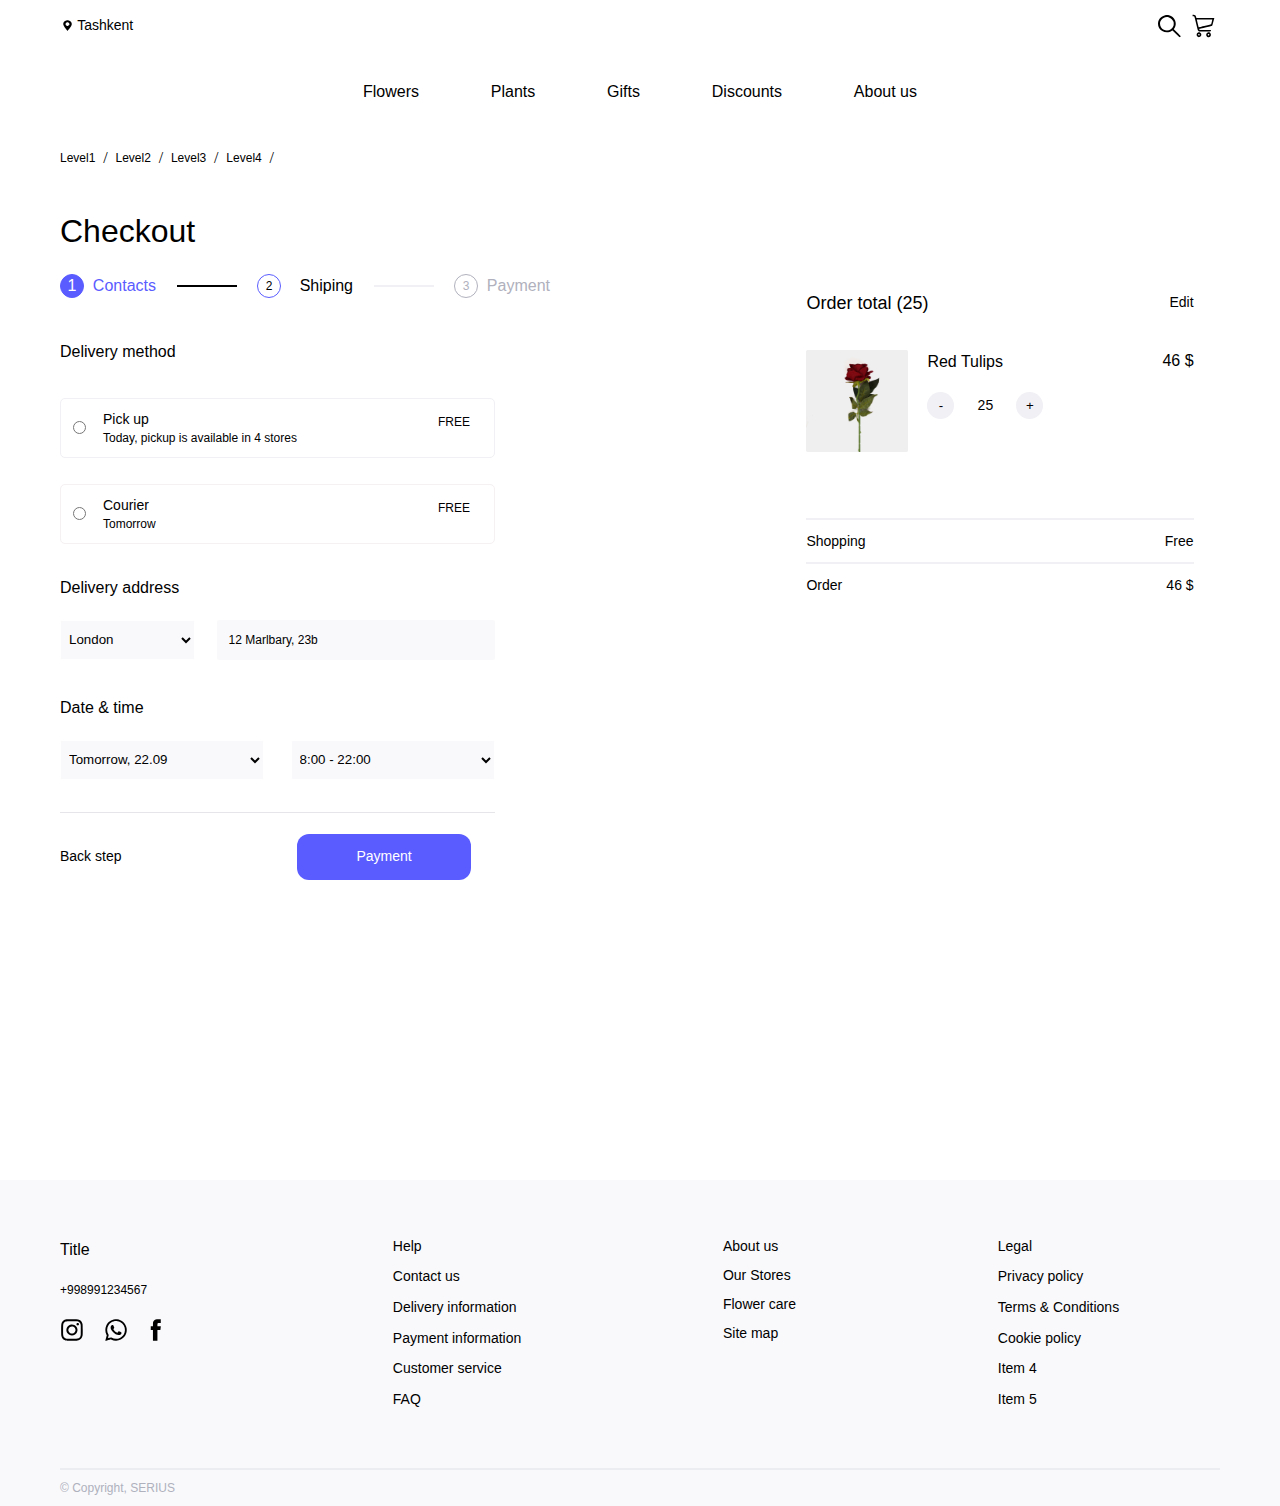
<file: FlowerShop/checkout.html>
<!DOCTYPE html>
<html lang="en">
<head>
    <meta charset="UTF-8">
    <meta name="viewport" content="width=device-width, initial-scale=1.0">
    <title>CheckOut</title>
    <link rel="icon" href="./images/favicon.png">
    <!----link of ./checkout.css-->
    <link rel="stylesheet" href="./checkout.css">
    <!----link of inter font---->
    <link rel="preconnect" href="https://rsms.me/">
    <link rel="stylesheet" href="https://rsms.me/inter/inter.css">
    <!---- LINK OF FONT AWESOME ---->
    <link rel="stylesheet" href="https://cdnjs.cloudflare.com/ajax/libs/font-awesome/6.5.1/css/all.min.css"
        integrity="sha512-DTOQO9RWCH3ppGqcWaEA1BIZOC6xxalwEsw9c2QQeAIftl+Vegovlnee1c9QX4TctnWMn13TZye+giMm8e2LwA=="
        crossorigin="anonymous" referrerpolicy="no-referrer" />

</head>
<body>
    <!-- ============== header section started ============== -->
    <header>
        <div class="container">
            <div class="header">
                <div class="headers__location">
                    <a href="#">
                        <img src="./images/location.svg" alt="svg">
                    </a>
                    <h2>
                        Tashkent
                    </h2>
                </div>
                <div class="menyuButton">
                    <div></div>
                    <div></div>
                    <div></div>
                </div>
                <div class="headers__searchandshop">
                    <button class="button1">
                        <img src="./images/searcher.svg" alt="svg">
                    </button>
                    <button class="button2">
                        <a href="./checkout.html">
                          <img src="./images/karzina.svg" alt="svg">
                        </a>
                     </button>
                </div>
            </div>
        </div>
    </header>
    <div class="header-border__bottom"></div>
    <!-- ============== /header section ended ============== -->




    <!-- ============== nav section started ============== -->
    <nav>
        <div class="container">
            <ul>
                <li>
                    <a href="#">Flowers</a>
                </li>
                <li>
                    <a href="./plants.html">Plants</a>
                </li>
                <li>
                    <a href="#">Gifts</a>
                </li>
                <li>
                    <a href="#">Discounts</a>
                </li>
                <li>
                    <a href="#">About us </i></a>
                </li>
            </ul>
        </div>
    </nav>
    <!-- ============== /nav section ended ============== -->




    <!-- ============== extra nav section started ============== -->
    <div class="extra-nav__section">
        <div class="container">
            <div class="extra-nav__items">
                <a href="#">Level1</a>/
                <a href="#">Level2</a>/
                <a href="#">Level3</a>/
                <a href="#">Level4</a>/
            </div>
        </div>
    </div>
    <!-- ============== /extra nav section ended ============== -->




    <!-- ============== MAIN SECTION STARTED ============== -->
    <main>
        <div class="container">
            <h1>Checkout</h1>
            <div class="selector-nav">
                <a href="#" class="a1">
                    <p class="p1">1</p>Contacts
                </a>
                <div class="div1"></div>
                <a href="./shiping.html" class="a2">
                    <p class="p2">2</p>Shiping
                </a>
                <div class="div2"></div>
                <a href="#" class="a3">
                    <p class="p3">3</p>Payment
                </a>
            </div>
            <div class="selector-section">
                <form class="selector-card1">
                    <h6 class="h6-1">Delivery method</h6>
                    <div class="inside-card1">
                        <input type="radio" name="pick" id="pick">
                        <span>
                            <p class="tekst1">Pick up</p>
                            <p class="tekst2">Today, pickup is available in 4 stores</p>
                        </span>
                        <p class="tekst3">FREE</p>
                    </div>
                    <div class="inside-card2">
                        <input type="radio" name="pick" id="pick">
                        <span>
                            <p class="tekst1">Courier</p>
                            <p class="tekst2">Tomorrow</p>
                        </span>
                        <p class="tekst3">FREE</p>
                    </div>
                    <div class="inside-card3">
                        <h6 class="h6-1">Delivery address</h6>
                        <select name="#" id="#" class="selector1">
                            <option value="#">Korea</option>
                            <option value="#">Germany</option>
                            <option value="#" selected>London</option>
                            <option value="#">Russia</option>
                        </select>
                        <div>
                            <p>12 Marlbary, 23b</p>
                        </div>
                    </div>
                    <div class="inside-card4">
                        <h6 class="h6-1">Date & time</h6>
                        <select name="#" id="#" class="selector1">
                            <option value="#">Tomorrow, 22.09</option>
                            <option value="#">The after tomorrow, 23.09</option>
                            <option value="#">Tomorrow mrining, 22.09</option>
                            <option value="#">Tomorrow evening, 22.09</option>
                        </select>
                        <select name="#" id="#" class="selector2">
                            <option value="#">8:00 - 22:00</option>
                            <option value="#">12:00 - 18:00</option>
                            <option value="#">06:00 - 00:00</option>
                            <option value="#">00:00 - 06:00</option>
                        </select>
                    </div>
                    <div class="inside-card5">
                        <button class="btn1">
                            <p><i class="fa-solid fa-arrow-left-long"></i> Back step</p>
                        </button>
                        <button class="btn2" type="submit">
                            <p>Payment <i class="fa-solid fa-arrow-right-long"></i></p>
                        </button>
                    </div>
                </form>
                <div class="selector-card2">
                    <div class="card2-head">
                        <h4>Order total (25)</h4>
                        <button>Edit</button>
                    </div>
                    <div class="card2-main">
                        <img src="./images/flower4.png" alt="png">
                        <h6>Red Tulips</h6>
                        <h5>46 $</h5>
                        <div class="buttons">
                            <button>-</button>
                            <p>25</p>
                            <button>+</button>
                        </div>
                        <div class="shopping">
                            <p class="pi1">Shopping</p>
                            <p class="pi2">Free</p>
                        </div>
                        <div class="order">
                            <p class="pi1">Order</p>
                            <p class="pi2">46 $</p>
                        </div>
                    </div>
                </div>
            </div>
        </div>
    </main>
    <!-- ============== /MAIN SECTION ENDED   ============== -->












































    <!-- =================== FOOTER SECTION STARTED  =================== -->
    <footer>
        <div class="container">



            <div class="footer-kontainer">
                <div class="foter-item1 foter-item">
                    <h2>Title</h2>
                    <p>+998991234567</p>
                    <div class="foter-images">
                        <a href="#">
                            <img src="./images/insta.svg" alt="svg">
                        </a>
                        <a href="#">
                            <img src="./images/whatsap.svg" alt="svg">
                        </a>
                        <a href="#">
                            <img src="./images/fb.svg" alt="svg">
                        </a>
                    </div>
                </div>


                <div class="foter-items">
                    <div class="foter-item2 foter-item">
                        <a href="#">Help</a>
                        <a href="#">Contact us</a>
                        <a href="#">Delivery information</a>
                        <a href="#">Payment information</a>
                        <a href="#">Customer service</a>
                        <a href="#">FAQ</a>
                    </div>
                    <div class="foter-item3 foter-item">
                        <a href="#">About us</a>
                        <a href="#">Our Stores</a>
                        <a href="#"> Flower care</a>
                        <a href="#">Site map</a>
                    </div>
                    <div class="foter-item4 foter-item">
                        <a href="#">Legal</a>
                        <a href="#">Privacy policy</a>
                        <a href="#">Terms & Conditions</a>
                        <a href="#">Cookie policy</a>
                        <a href="#">Item 4</a>
                        <a href="#">Item 5</a>
                    </div>
                </div>


            </div>

            <div class="footer-border"></div>
            <div class="copyright">
                <p> © Copyright, SERIUS </p>
            </div>
        </div>
    </footer>
    <!-- =================== FOOTER SECTION ENDED  =================== -->
</body>

</html>
</file>
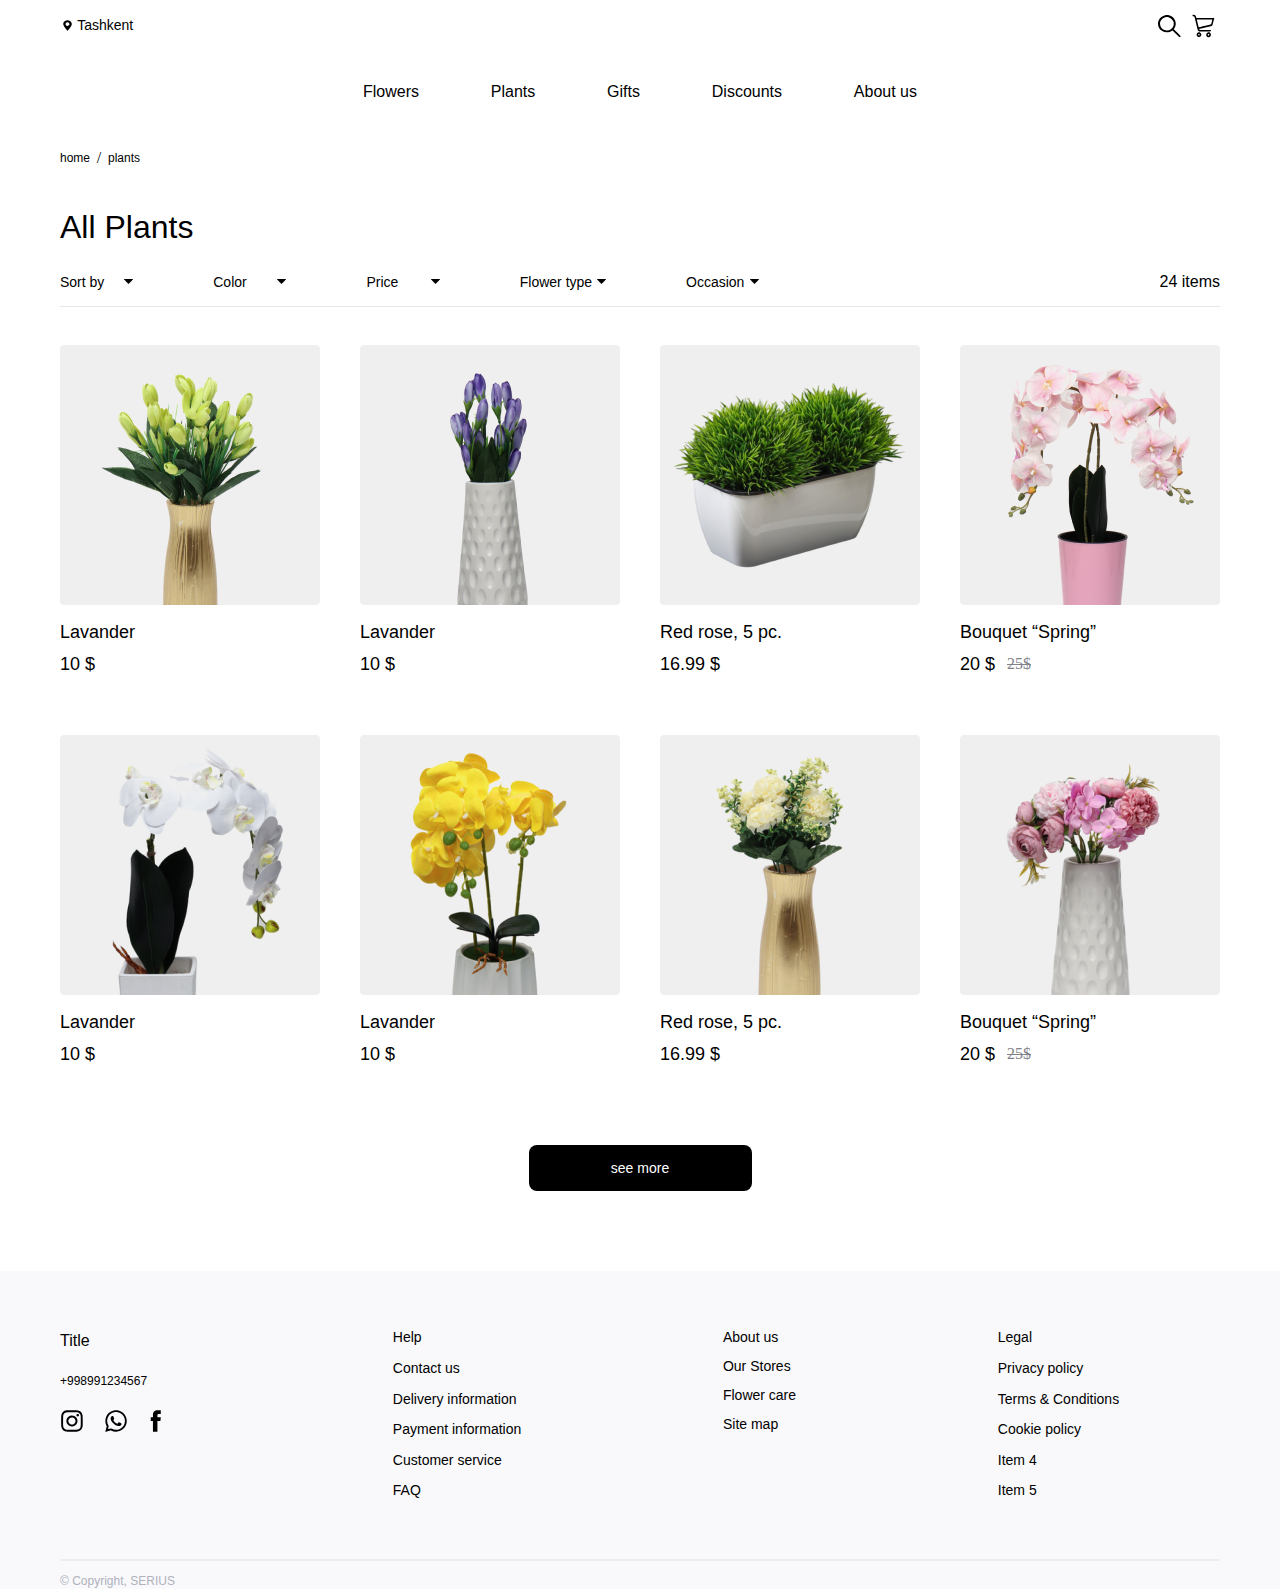
<file: FlowerShop/plants.html>
<!DOCTYPE html>
<html lang="en">

<head>
    <meta charset="UTF-8">
    <meta name="viewport" content="width=device-width, initial-scale=1.0">
    <title>All Plants</title>
    <link rel="icon" href="./images/favicon.png">
    <!----link of ./plants.css-->
    <link rel="stylesheet" href="./plants.css">
    <!----link of inter font---->
    <link rel="preconnect" href="https://rsms.me/">
    <link rel="stylesheet" href="https://rsms.me/inter/inter.css">
    <!---- LINK OF FONT AWESOME ---->
    <link rel="stylesheet" href="https://cdnjs.cloudflare.com/ajax/libs/font-awesome/6.5.1/css/all.min.css"
        integrity="sha512-DTOQO9RWCH3ppGqcWaEA1BIZOC6xxalwEsw9c2QQeAIftl+Vegovlnee1c9QX4TctnWMn13TZye+giMm8e2LwA=="
        crossorigin="anonymous" referrerpolicy="no-referrer" />

</head>
<body>
    <!-- ============== header section started ============== -->
    <header>
        <div class="container">
            <div class="header">
                <div class="headers__location">
                    <a href="#">
                        <img src="./images/location.svg" alt="svg">
                    </a>
                    <h2>
                        Tashkent
                    </h2>
                </div>
                <div class="menyuButton">
                    <div></div>
                    <div></div>
                    <div></div>
                </div>
                <div class="headers__searchandshop">
                    <button class="button1">
                        <img src="./images/searcher.svg" alt="svg">
                    </button>
                    <button class="button2">
                       <a href="./checkout.html">
                        <img src="./images/karzina.svg" alt="svg">
                       </a>
                    </button>
                </div>
            </div>
        </div>
    </header>
    <div class="header-border__bottom"></div>
    <!-- ============== /header section ended ============== -->


    <!-- ============== nav section started ============== -->
    <nav>
        <div class="container">
            <ul>
                <li>
                    <a href="#">Flowers</a>
                </li>
                <li>
                    <a href="./plants.html">Plants</a>
                </li>
                <li>
                    <a href="#">Gifts</a>
                </li>
                <li>
                    <a href="#">Discounts</a>
                </li>
                <li>
                    <a href="#">About us </i></a>
                </li>
            </ul>
        </div>
    </nav>
    <!-- ============== /nav section ended ============== -->


    <!-- ============== extra nav section started ============== -->
    <div class="extra-nav__section">
        <div class="container">
            <div class="extra-nav__items">
                <a href="./index.html">home</a>/
                <a href="./plants.html">plants</a>
            </div>
        </div>
    </div>
    <!-- ============== /extra nav section ended ============== -->


    <!-- ============== INTRO MAIN  SECTION  STARTED ============== -->
    <div class="intro-main">
        <div class="container">
            <h1 class="h1">All Plants</h1>

            <div class="intro-main__nav">
                <h5>6 items</h5>
                <div class="intro-main__nav-div1">
                    <a href="#">
                        Sort by <img src="./images/arrwBottom.png" alt="png">
                    </a>
                    <a href="#">
                        Color <img src="./images/arrwBottom.png" alt="png">
                    </a>
                    <a href="#">
                        Price <img src="./images/arrwBottom.png" alt="png">
                    </a>
                    <a href="#" style="width:86px;">
                        Flower type <img src="./images/arrwBottom.png" alt="png">
                    </a>
                    <a href="#">
                        Occasion <img src="./images/arrwBottom.png" alt="png">
                    </a>
                </div>
                <div class="intro-main__nav-div2">
                    <span> 24 items</span>
                    <i class="fa-solid fa-sliders"></i>
                </div>
            </div>
            <div class="intro-main__navBorder"></div>

        </div>
    </div>
    <!-- ============== /INTRO MAIN  SECTION  ENDED ============== -->

    
    <!-- ============== MAIN SECTION STARTED ============== -->
    <main>
        <div class="container">
            <div class="main-cards">

                <div class="card">
                    <img src="./images/planfoto1.png" alt="png">
                    <h4>Lavander</h4>
                    <p>10 $</p>
                </div>

                <div class="card">
                    <img src="./images/plantfoto2.png" alt="png">
                    <h4>Lavander</h4>
                    <p>10 $</p>
                </div>

                <div class="card">
                    <img src="./images/plantfoto3.png" alt="png">
                    <h4>Red rose, 5 pc.</h4>
                    <p>16.99 $</p>
                </div>

                <div class="card">
                    <img src="./images/plantfoto4.png" alt="png">
                    <h4>Bouquet “Spring”</h4>
                    <div class="halfDelet">
                        <p>20 $</p> <span>25$</span>
                    </div>
                </div>

                <div class="card">
                    <img src="./images/plantfoto5.png" alt="png">
                    <h4>Lavander</h4>
                    <p>10 $</p>
                </div>

                <div class="card">
                    <img src="./images/plantfoto6.png" alt="png">
                    <h4>Lavander</h4>
                    <p>10 $</p>
                </div>

                <div class="card cardN7">
                    <img src="./images/plantfoto7.png" alt="png">
                    <h4>Red rose, 5 pc.</h4>
                    <p>16.99 $</p>
                </div>

                <div class="card cardN8">
                    <img src="./images/plantfoto8.png" alt="png">
                    <h4>Bouquet “Spring”</h4>
                    <div class="halfDelet">
                        <p>20 $</p> <span>25$</span>
                    </div>
                </div>

            </div>

            <div class="saw-more">
                <button>
                    <p>see more</p>
                </button>
            </div>
        </div>
    </main>
    <!-- ============== /MAIN SECTION ENDED ============== -->
    

    <!-- =================== FOOTER SECTION STARTED  =================== -->
    <footer>
        <div class="container">
            <div class="footer-kontainer">
                <div class="foter-item1 foter-item">
                    <h2>Title</h2>
                    <p>+998991234567</p>
                    <div class="foter-images">
                        <a href="#">
                            <img src="./images/insta.svg" alt="svg">
                        </a>
                        <a href="#">
                            <img src="./images/whatsap.svg" alt="svg">
                        </a>
                        <a href="#">
                            <img src="./images/fb.svg" alt="svg">
                        </a>
                    </div>
                </div>
                <div class="foter-items">
                    <div class="foter-item2 foter-item">
                        <a href="#">Help</a>
                        <a href="#">Contact us</a>
                        <a href="#">Delivery information</a>
                        <a href="#">Payment information</a>
                        <a href="#">Customer service</a>
                        <a href="#">FAQ</a>
                    </div>
                    <div class="foter-item3 foter-item">
                        <a href="#">About us</a>
                        <a href="#">Our Stores</a>
                        <a href="#"> Flower care</a>
                        <a href="#">Site map</a>
                    </div>
                    <div class="foter-item4 foter-item">
                        <a href="#">Legal</a>
                        <a href="#">Privacy policy</a>
                        <a href="#">Terms & Conditions</a>
                        <a href="#">Cookie policy</a>
                        <a href="#">Item 4</a>
                        <a href="#">Item 5</a>
                    </div>
                </div>
            </div>
            <div class="footer-border"></div>
            <div class="copyright">
                <p> © Copyright, SERIUS </p>
            </div>
        </div>
    </footer>
    <!-- =================== FOOTER SECTION ENDED  =================== -->
</body>
</html>
</file>
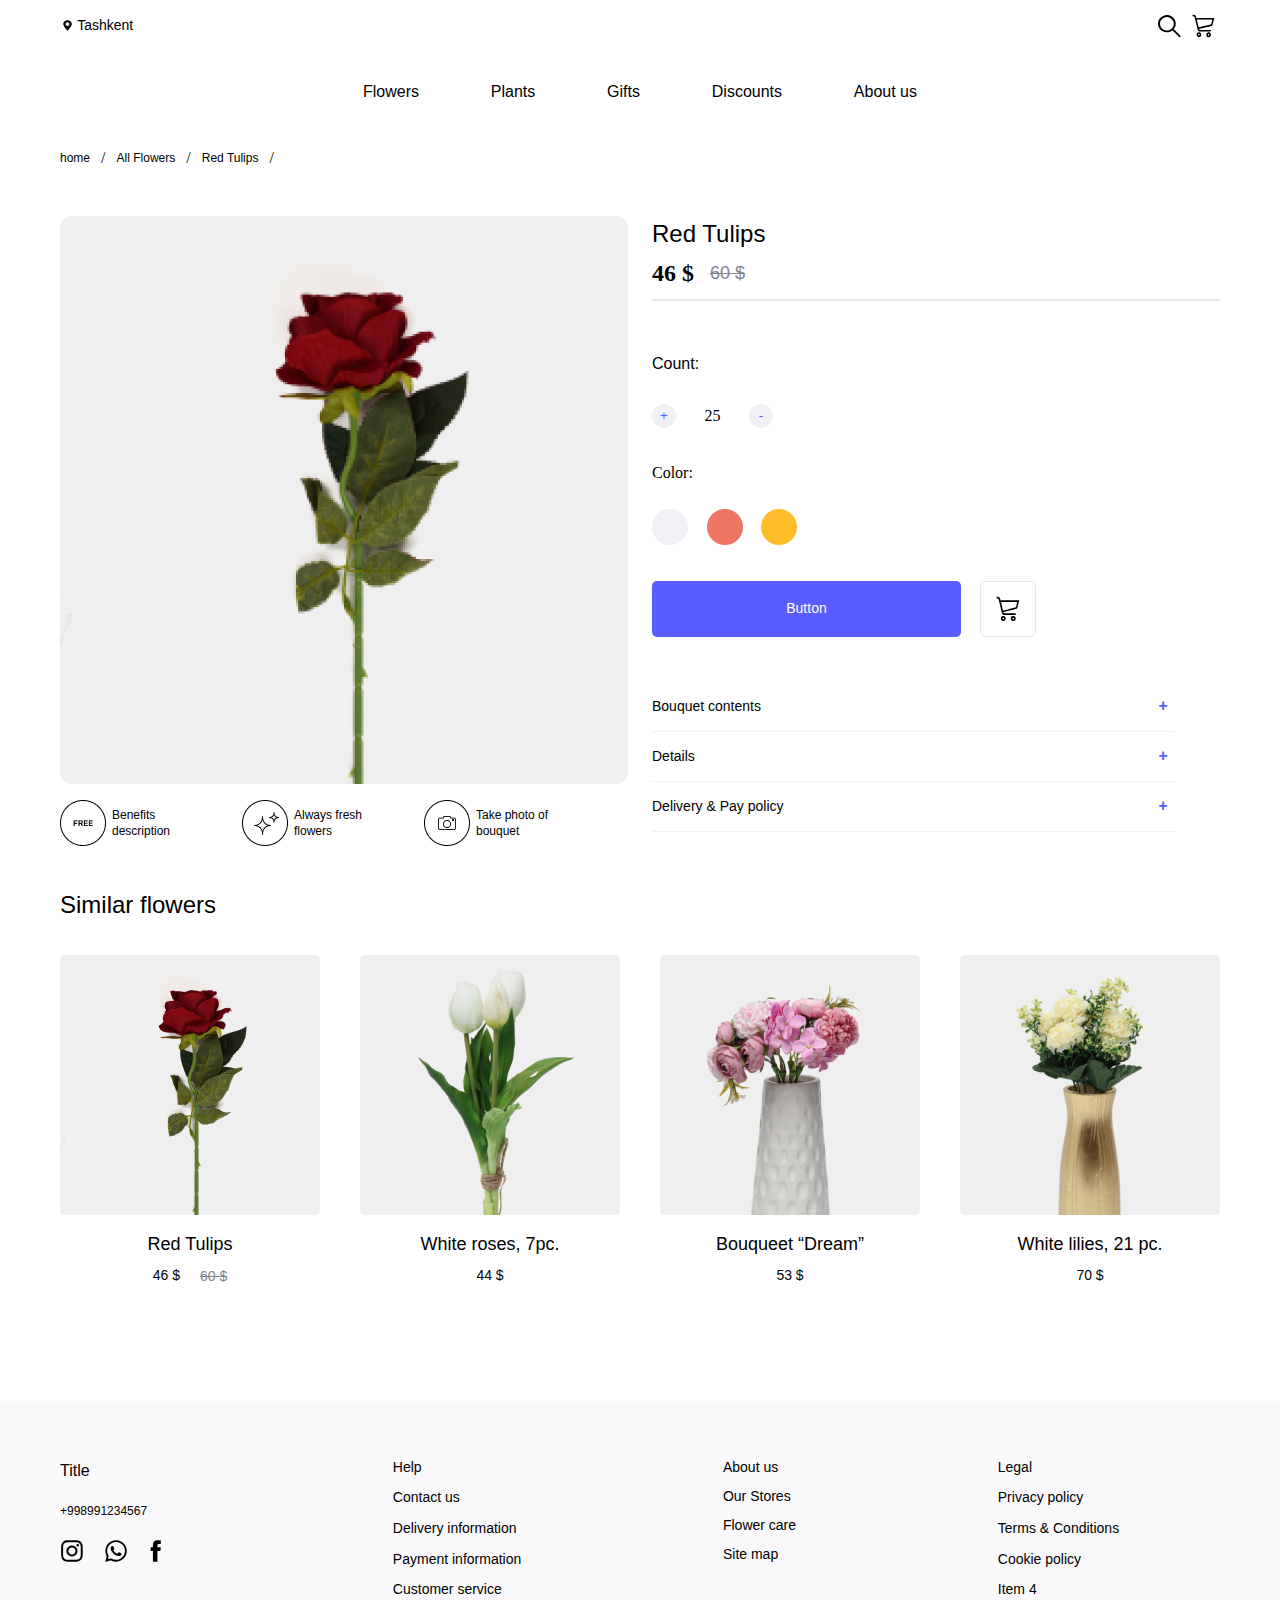
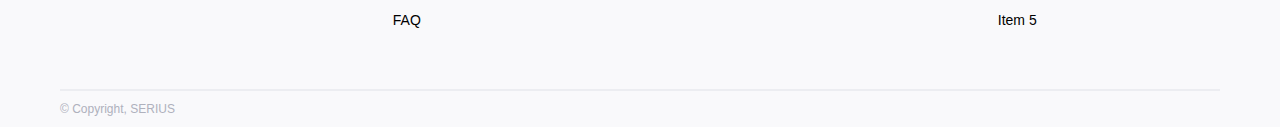
<file: FlowerShop/productCard.html>
<!DOCTYPE html>
<html lang="en">

<head>
    <meta charset="UTF-8">
    <meta name="viewport" content="width=device-width, initial-scale=1.0">
    <title>Product Card</title>
    <link rel="icon" href="./images/favicon.png">
    <!----link of /productCard.css-->
    <link rel="stylesheet" href="./productCard.css">
    <!----link of inter font---->
    <link rel="preconnect" href="https://rsms.me/">
    <link rel="stylesheet" href="https://rsms.me/inter/inter.css">
    <!---- LINK OF FONT AWESOME ---->
    <link rel="stylesheet" href="https://cdnjs.cloudflare.com/ajax/libs/font-awesome/6.5.1/css/all.min.css"
        integrity="sha512-DTOQO9RWCH3ppGqcWaEA1BIZOC6xxalwEsw9c2QQeAIftl+Vegovlnee1c9QX4TctnWMn13TZye+giMm8e2LwA=="
        crossorigin="anonymous" referrerpolicy="no-referrer"/>
</head>

<body>
    <!--============== header section started ==============-->
    <header>
        <div class="container">
            <div class="header">
                <div class="headers__location">
                    <a href="#">
                        <img src="./images/location.svg" alt="svg">
                    </a>
                    <h2>
                        Tashkent
                    </h2>
                </div>
                <div class="menyuButton">
                    <div></div>
                    <div></div>
                    <div></div>
                </div>
                <div class="headers__searchandshop">
                    <button class="button1">
                        <img src="./images/searcher.svg" alt="svg">
                    </button>
                    <button class="button2">
                        <a href="./checkout.html">
                            <img src="./images/karzina.svg" alt="svg">
                        </a>
                    </button>
                </div>
            </div>
        </div>
    </header>
    <div class="header-border__bottom"></div>
    <!--============== /header section ended ==============-->




    <!-- ============== nav section started ============== -->
    <nav>
        <div class="container">
            <ul>
                <li>
                    <a href="#">Flowers</a>
                </li>
                <li>
                    <a href="./plants.html">Plants</a>
                </li>
                <li>
                    <a href="#">Gifts</a>
                </li>
                <li>
                    <a href="#">Discounts</a>
                </li>
                <li>
                    <a href="#">About us </i></a>
                </li>
            </ul>
        </div>
    </nav>
    <!-- ============== /nav section ended ============== -->




    <!-- ============== extra nav section started ============== -->
    <div class="extra-nav__section">
        <div class="container">
            <div class="extra-nav__items">
                <a href="./index.html">home</a>/
                <a href="#">All Flowers</a>/
                <a href="#">Red Tulips</a>/
            </div>
        </div>
    </div>
    <!-- ============== /extra nav section ended ============== -->





    <!-- ============== main section started ============== -->
    <main>
        <div class="container">
            <div class="main-section__card">
                <div class="main-section__insideCard1">
                    <div class="main-section__card-infos1">
                        <img src="./images/productFoto1.jpeg" alt="png">
                        <div class="card-infos1__caption">
                            <div>
                                <img src="./images/productCaption1.png" alt="png">
                                <p>Benefits <br> description</p>
                            </div>
                            <div>
                                <img src="./images/productCaption2.png" alt="png">
                                <p>Always fresh <br> flowers</p>
                            </div>
                            <div>
                                <img src="./images/productCaption3.png" alt="png">
                                <p>Take photo of <br> bouquet</p>
                            </div>
                        </div>
                    </div>
                </div>

                <div class="main-section__insideCard2">
                    <div class="main-section__card-infos2">
                        <div class="price">
                            <h3>Red Tulips</h3>
                            <div>
                                <h2>46 $</h2>
                                <p class="del">60 $</p>
                            </div>
                        </div>
                        <div class="infos2-inside__border"></div>
                        <div class="count">
                            <p>Count:</p>
                            <div class="count-btns">
                                <button>+</button>
                                <div class="btn-number">25</div>
                                <button>-</button>
                            </div>
                        </div>
                        <div class="colors">
                            <p>Color:</p>
                            <div class="color-btns">
                                <button></button>
                                <button></button>
                                <button></button>
                            </div>
                        </div>

                         <div class="card-infos1__caption extra-caption">
                            <div>
                                <img src="./images/productCaption1.png" alt="png">
                                <p>Benefits <br> description</p>
                            </div>
                            <div>
                                <img src="./images/productCaption2.png" alt="png">
                                <p>Always fresh <br> flowers</p>
                            </div>
                            <div>
                                <img src="./images/productCaption3.png" alt="png">
                                <p>Take photo of <br> bouquet</p>
                            </div>
                        </div>
                        
                        <div class="main-section__card-infosEnd extrainfosEnd">
                            <div>
                                <p>Bouquet contents</p>
                                <button>
                                    <h3>+</h3>
                                </button>
                            </div>
                            <div>
                                <p>Details</p>
                                <button>
                                    <h3>+</h3>
                                </button>
                            </div>
                            <div class="div">
                                <p>Delivery & Pay policy</p>
                                <button>
                                    <h3>+</h3>
                                </button>
                            </div>
                        </div>
                        <div class="button-shop">
                            <button>Button</button>
                            <a href="#">
                                <img src="./images/karzina.svg" alt="svg">
                            </a>
                        </div>
                       <div class="main-section__card-infosEnd">
                            <div>
                                <p>Bouquet contents</p>
                                <button>
                                    <h3>+</h3>
                                </button>
                            </div>
                            <div>
                                <p>Details</p>
                                <button>
                                    <h3>+</h3>
                                </button>
                            </div>
                            <div class="div">
                                <p>Delivery & Pay policy</p>
                                <button>
                                    <h3>+</h3>
                                </button>
                            </div>
                        </div>
                    </div>
                </div>
            </div>
        </div>
    </main>
    <!--============== /main sectin ended ==============-->





    <!--============== / SECOND main section STARTed ==============-->
    <div class="second-main__section">
        <div class="container">

            <div class="secont-main__sextion-header">
                <h1>Similar flowers</h1>
                <div class="carouselBtn">
                    <i class="fa-solid fa-arrow-left" style="color:#e9e9ed;
                     "></i>
                    <i class="fa-solid fa-arrow-right"></i>
                </div>
            </div>
            <div class="second-main__section-cards">
                <div class="card cardn1">
                        <img src="./images/flower4.png" alt="png">
                        <h4>Red Tulips</h4>
                    <div class="del">
                        <h6>46 $</h6>
                        <p>60 $</p>
                    </div>
                </div>
                <div class="card cardn2">
                    <img src="./images/flower5.png" alt="png">
                    <h4>White roses, 7pc.</h4>
                    <h6>44 $</h6>
                </div>
                <div class="card cardn3">
                    <img src="./images/flower6.png" alt="png">
                    <h4>Bouqueet “Dream”</h4>
                    <h6>53 $</h6>
                </div>
                <div class="card cardn4">
                    <img src="./images/flower7.png" alt="png">
                    <h4>White lilies, 21 pc.</h4>
                    <h6>70 $</h6>
                </div>
                <div class="intro-main__section-seeMore">
                    <button>
                         <i class="fa-solid fa-rotate"></i> <p>See more</p>
                     </button>
                </div>
            </div>
        </div>
    </div>
    <!-- ============== / SECOND main section ended ============== -->






    <!-- =================== FOOTER SECTION STARTED  =================== -->
    <footer>
        <div class="container">
            <div class="footer-kontainer">
                <div class="foter-item1 foter-item">
                    <h2>Title</h2>
                    <p>+998991234567</p>
                    <div class="foter-images">
                        <a href="#">
                            <img src="./images/insta.svg" alt="svg">
                        </a>
                        <a href="#">
                            <img src="./images/whatsap.svg" alt="svg">
                        </a>
                        <a href="#">
                            <img src="./images/fb.svg" alt="svg">
                        </a>
                    </div>
                </div>
                <div class="foter-items">
                    <div class="foter-item2 foter-item">
                        <a href="#">Help</a>
                        <a href="#">Contact us</a>
                        <a href="#">Delivery information</a>
                        <a href="#">Payment information</a>
                        <a href="#">Customer service</a>
                        <a href="#">FAQ</a>
                    </div>
                    <div class="foter-item3 foter-item">
                        <a href="#">About us</a>
                        <a href="#">Our Stores</a>
                        <a href="#"> Flower care</a>
                        <a href="#">Site map</a>
                    </div>
                    <div class="foter-item4 foter-item">
                        <a href="#">Legal</a>
                        <a href="#">Privacy policy</a>
                        <a href="#">Terms & Conditions</a>
                        <a href="#">Cookie policy</a>
                        <a href="#">Item 4</a>
                        <a href="#">Item 5</a>
                    </div>
                </div>
            </div>
            <div class="footer-border"></div>
            <div class="copyright">
                <p> © Copyright, SERIUS </p>
            </div>
        </div>
    </footer>
    <!--=================== FOOTER SECTION ENDED  ===================-->
</body>
</html>
</file>
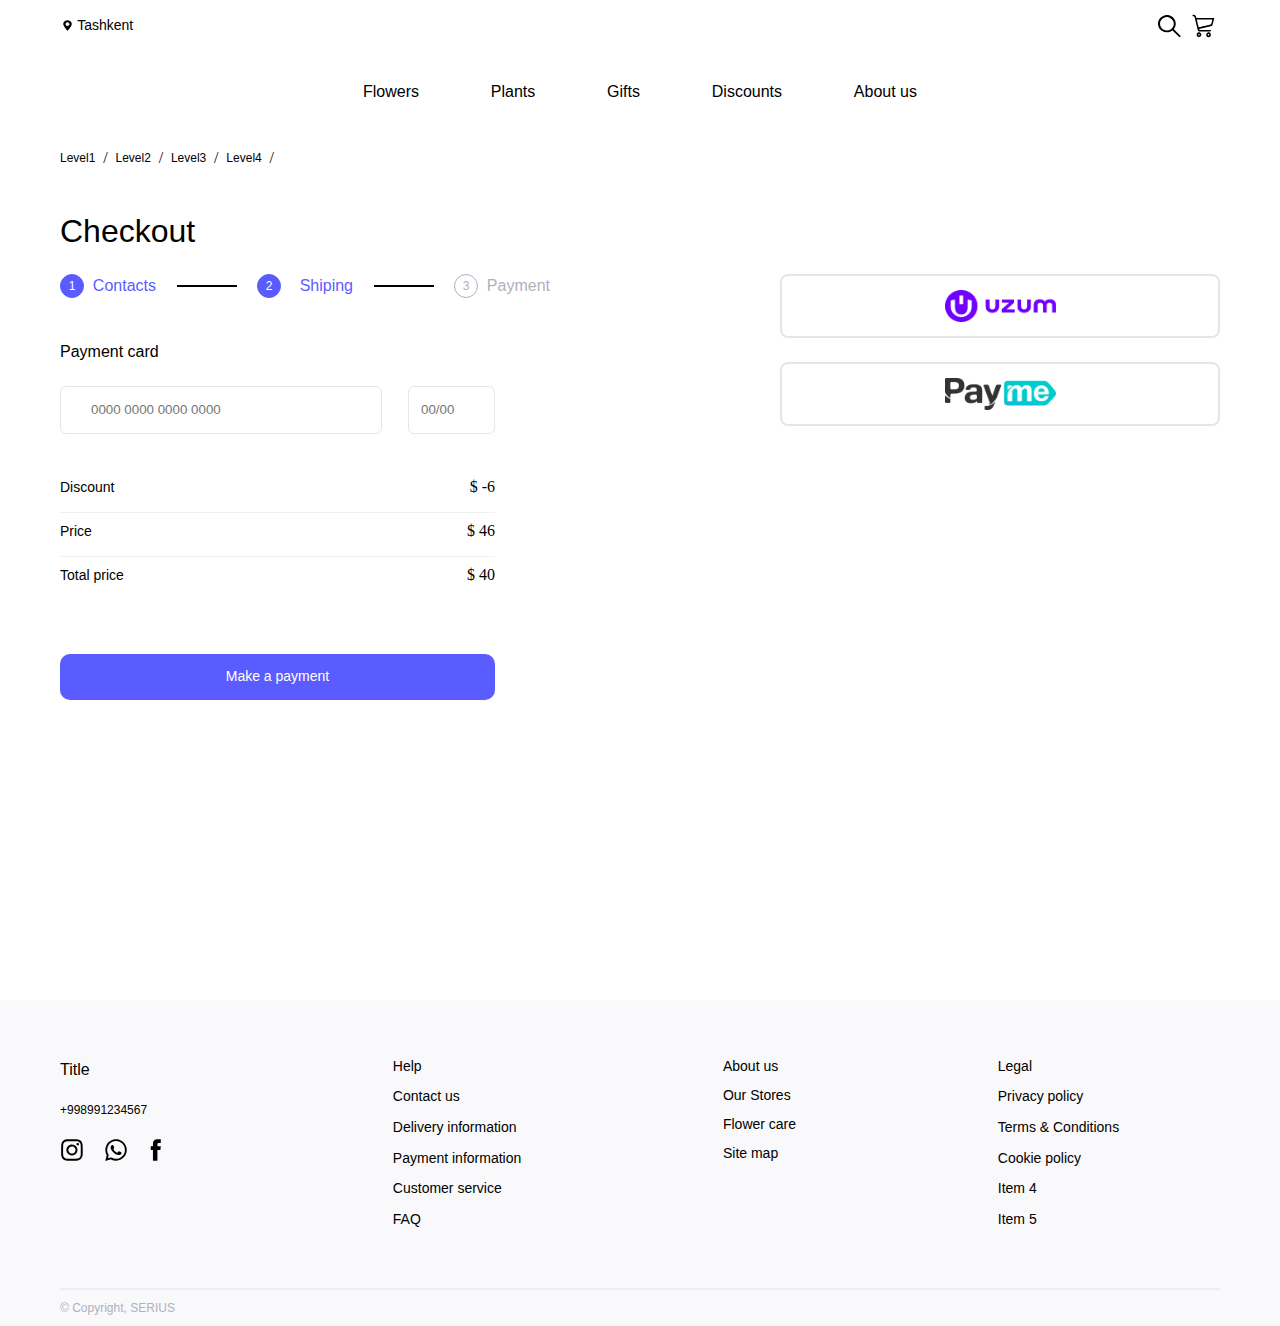
<file: FlowerShop/shiping.html>
<!DOCTYPE html>
<html lang="en">

<head>
    <meta charset="UTF-8">
    <meta name="viewport" content="width=device-width, initial-scale=1.0">
    <title>Payment</title>
    <link rel="icon" href="./images/favicon.png">
    <!----link of ./shiping.css-->
    <link rel="stylesheet" href="./shiping.css">
    <!----link of inter font---->
    <link rel="preconnect" href="https://rsms.me/">
    <link rel="stylesheet" href="https://rsms.me/inter/inter.css">
    <!---- LINK OF FONT AWESOME ---->
    <link rel="stylesheet" href="https://cdnjs.cloudflare.com/ajax/libs/font-awesome/6.5.1/css/all.min.css"
        integrity="sha512-DTOQO9RWCH3ppGqcWaEA1BIZOC6xxalwEsw9c2QQeAIftl+Vegovlnee1c9QX4TctnWMn13TZye+giMm8e2LwA=="
        crossorigin="anonymous" referrerpolicy="no-referrer" />

</head>

<body>
    <!-- ============== header section started ============== -->
    <header>
        <div class="container">
            <div class="header">
                <div class="headers__location">
                    <a href="#">
                        <img src="./images/location.svg" alt="svg">
                    </a>
                    <h2>
                        Tashkent
                    </h2>
                </div>
                <div class="menyuButton">
                    <div></div>
                    <div></div>
                    <div></div>
                </div>
                <div class="headers__searchandshop">
                    <button class="button1">
                        <img src="./images/searcher.svg" alt="svg">
                    </button>
                    <button class="button2">
                        <a href="./checkout.html">
                            <img src="./images/karzina.svg" alt="svg">
                        </a>
                    </button>
                </div>
            </div>
        </div>
    </header>
    <div class="header-border__bottom"></div>
    <!-- ============== /header section ended ============== -->




    <!-- ============== nav section started ============== -->
    <nav>
        <div class="container">
            <ul>
                <li>
                    <a href="#">Flowers</a>
                </li>
                <li>
                    <a href="./plants.html">Plants</a>
                </li>
                <li>
                    <a href="#">Gifts</a>
                </li>
                <li>
                    <a href="#">Discounts</a>
                </li>
                <li>
                    <a href="#">About us </i></a>
                </li>
            </ul>
        </div>
    </nav>
    <!-- ============== /nav section ended ============== -->




    <!-- ============== extra nav section started ============== -->
    <div class="extra-nav__section">
        <div class="container">
            <div class="extra-nav__items">
                <a href="#">Level1</a>/
                <a href="#">Level2</a>/
                <a href="#">Level3</a>/
                <a href="#">Level4</a>/
            </div>
        </div>
    </div>
    <!-- ============== /extra nav section ended ============== -->




    <!-- ============== MAIN SECTION STARTED ============== -->
    <main>
        <div class="container">
            <h1>Checkout</h1>
            <div class="selector-nav">
                <a href="#" class="a1">
                    <p class="p1">1</p>Contacts
                </a>
                <div class="div1"></div>
                <a href="./shiping.html" class="a2">
                    <p class="p2">2</p>Shiping
                </a>
                <div class="div2"></div>
                <a href="#" class="a3">
                    <p class="p3">3</p>Payment
                </a>
            </div>
            <div class="selector-section">
                <form class="selector-card1">
                    <p class="payment">Payment card</p>
                    <input type="text" name="#" id="#" class="input1" placeholder="0000 0000 0000 0000">
                    <input type="text" name="#" id="#" class="input2" placeholder="00/00">
                    <div class="prices">
                        <div class="dscount">
                            <p>Discount</p> <span>$ -6</span>
                        </div>
                        <div class="price">
                            <p>Price</p> <span>$ 46</span>
                        </div>
                        <div class="totprice">
                            <p>Total price</p> <span>$ 40</span>
                        </div>
                    </div>
                    <button type="submit" class="paymentBtn">
                        <p>Make a payment</p>
                    </button>
                </form>
                <div class="selector-card2">
                    <button><img src="./images/uzum.png" alt="png"></button>
                    <button><img src="./images/payme.png" alt="png"></button>
                </div>
            </div>
        </div>
    </main>
    <!-- ============== /MAIN SECTION ENDED   ============== -->



    <!-- =================== FOOTER SECTION STARTED  =================== -->
    <footer>
        <div class="container">
            <div class="footer-kontainer">
                <div class="foter-item1 foter-item">
                    <h2>Title</h2>
                    <p>+998991234567</p>
                    <div class="foter-images">
                        <a href="#">
                            <img src="./images/insta.svg" alt="svg">
                        </a>
                        <a href="#">
                            <img src="./images/whatsap.svg" alt="svg">
                        </a>
                        <a href="#">
                            <img src="./images/fb.svg" alt="svg">
                        </a>
                    </div>
                </div>
                <div class="foter-items">
                    <div class="foter-item2 foter-item">
                        <a href="#">Help</a>
                        <a href="#">Contact us</a>
                        <a href="#">Delivery information</a>
                        <a href="#">Payment information</a>
                        <a href="#">Customer service</a>
                        <a href="#">FAQ</a>
                    </div>
                    <div class="foter-item3 foter-item">
                        <a href="#">About us</a>
                        <a href="#">Our Stores</a>
                        <a href="#"> Flower care</a>
                        <a href="#">Site map</a>
                    </div>
                    <div class="foter-item4 foter-item">
                        <a href="#">Legal</a>
                        <a href="#">Privacy policy</a>
                        <a href="#">Terms & Conditions</a>
                        <a href="#">Cookie policy</a>
                        <a href="#">Item 4</a>
                        <a href="#">Item 5</a>
                    </div>
                </div>
            </div>
            <div class="footer-border"></div>
            <div class="copyright">
                <p> © Copyright, SERIUS </p>
            </div>
        </div>
    </footer>
    <!-- =================== FOOTER SECTION ENDED  =================== -->
</body>
</html>
</file>
<file: FlowerShop/checkout.css>
* {
    margin: 0;
    padding: 0;
    box-sizing: border-box;
    list-style-type: none;
    text-decoration: none;
    transition: 0.3s;
}


:root {
    --inter: ' Inter', sans-serif;
}

:root {
    --roboto: "Roboto", sans-serif;
} 


.container {
    max-width: 1160px;
    height: auto;
    margin: 0 auto;
}


/* ================= STARTED STYLES OF header SECTION =================  */
header {
    width: 100%;
    height: 51.86px;
    display: flex;
    align-items: center;
    background-color: #fff;
}

header .container {
    width: 1160px;
}

header .container .header {
    display: flex;
    align-items: center;
    justify-content: space-between;
}


.header-border__bottom {
    width: 93%;
    height: 2px;
    background-color: #e6e6eb;
    margin: 0 auto;
    display: none;
}
.header_border {
    width: 90%;
    height: 2px;
    background-color: #e6e6eb;
    margin: 0 auto;
    display: none;
}

.headers__location {
    width: 76px;
    height: auto;
    display: flex;
    justify-content: space-around;
    align-items: center;
    color: rgba(0, 0, 0, 1);
}

.headers__location img {
    color: rgba(0, 0, 0, 1);
    width: 9px;
    height: 11px;
}

.headers__location h2 {
    font-family: var(--inter);
    font-size: 14px;
    font-weight: 500;
    line-height: 17px;
    letter-spacing: 0;
    text-align: left;
}

.menyuButton {
    display: none;
}

.headers__searchandshop {
    width: 68px;
    height: auto;
    display: flex;
    justify-content: space-around;
    align-items: center;
    padding-top: 3px;
}

.headers__searchandshop .button1,
.button2 {
    background: none;
    outline: none;
    border: none;
    cursor: pointer;
}

.headers__searchandshop img {
    width: auto;
    height: 24px;
}
/* ================= /ENDED STYLES OF HEADER SECTION =================  */


/* ================= STARTED STYLES OF NAV SECTION =================  */
nav {
    width: 100%;
    height: 80px;
    display: flex;
    align-items: center;
}

nav ul {
    display: flex;
    width: 554px;
    margin: 0 auto;
    justify-content: space-between;
}

nav ul li a {
    font-family: var(--inter);
    font-size: 16px;
    font-weight: 400;
    line-height: 24px;
    letter-spacing: 0;
    color: rgba(0, 0, 0, 1);
}
/* ================= /ENDED STYLES OF NAV SECTION =================  */


/* ================= STARTED STYLES OF EXTRA NAV SECTION =================  */
.extra-nav__section {
    width: 100%;
    height: 52px;
}

.extra-nav__section .container {
    display: flex;
    justify-content: start;
    align-items: center;
}

.extra-nav__items {
    width: 214px;
    height: 52px;
    display: flex;
    align-items: center;
    justify-content: space-between;
}

.extra-nav__items a {
    font-family: var(--inter);
    font-size: 12px;
    font-weight: 400;
    line-height: 16px;
    letter-spacing: 0;
    text-align: left;
    color: rgb(0, 0, 1);
}
/* ================= /ENDED STYLES OF EXTRA NAV SECTION =================  */


/* ================= STARTED STYLES OF MAIN SECTION SECTION =================  */
main {
    width: 100%;
    height: auto;
    margin-top: 28px;
}


main .container h1 {
    font-family: var(--inter);
    font-size: 32px;
    font-weight: 500;
    line-height: 38px;
    letter-spacing: 0;
    color: rgb(0, 0, 1);
    display: inline-block;
}


main .selector-nav {
    width: 490px;
    height: 24px;
    display: flex;
    align-items: center;
    justify-content: space-between;
    margin-top: 24px;
}

.selector-nav a {
    width: 96px;
    height: auto;
    display: flex;
    align-items: center;
    justify-content: space-between;
}
.selector-nav p {
    width: 24px;
    height: 24px;
    display: flex;
    align-items: center;
    justify-content: center;
    border-radius: 100%;
}


.selector-nav .a1 {
    font-family: var(--inter);
    font-size: 16px;
    font-weight: 400;
    color: #5a5cff;
}
.selector-nav .a1 .p1 {
    color: white;
    background-color: #5a5cff;
    border: 1px solid #5a5cff;
}
.selector-nav .div1 {
    width: 60px;
    height: 1.5px;
    background-color: rgb(0, 0, 1);
}


.selector-nav .a2 {
    color: rgb(0, 0, 1);
    font-family: var(--inter);
    font-size: 16px;
    font-weight: 400;
}
.selector-nav .a2 .p2 {
    font-family: var(--inter);
    font-size: 12px;
    font-weight: 400;
    color: rgb(0, 0, 1);
    border: 1px solid #5a5cff;
}
.selector-nav .div2 {
    width: 60px;
    height: 1.5px;
    background-color: #f0f0f5;
}


.selector-nav .a3 {
    font-family: var(--inter);
    font-size: 16px;
    font-weight: 400;
    color: #b0b1bd;
}
.selector-nav .a3 .p3 {
    font-family: var(--inter);
    font-size: 12px;
    font-weight: 400;
    line-height: 16px;
    border: 1px solid #b0b1bd;
}


main .selector-section {
    display: flex;
    justify-content: space-between;
    flex-direction: row;
}


.selector-card1 {
    width: 435px;
    height: 540px;
    margin-top: 42px;
    border: none;
}
.selector-card1 .h6-1 {
    font-family: var(--inter);
    font-size: 16px;
    font-weight: 400;
    line-height: 24px;
    letter-spacing: 0;
    text-align: left;
}

.inside-card1 {
    width: 100%;
    height: 60px;
    border-radius: 5px;
    display: flex;
    align-items: center;
    padding: 0 12px;
    /* border: solid 1.4px #5a5cff; */
    border: solid 1.4px #f0f0f5;
    position: relative;
    top: 34px;
}

.inside-card1 span {
    position: absolute;
    left: 42px;
}
.inside-card1 .tekst1 {
    font-family: var(--inter);
    font-size: 14px;
    font-weight: 400;
    color: rgb(0, 0, 1);
    margin-bottom: 4px;
}
.inside-card1 .tekst2 {
    font-family: var(--inter);
    font-size: 12px;
    font-weight: 400;
    color: rgb(0, 0, 1);
}

.inside-card1 .tekst3 {
    font-family: var(--inter);
    font-size: 12px;
    font-weight: 400;
    position: absolute;
    right: 24px;
    top: 16px;
}

.selector-card1 .inside-card2 {
    width: 100%;
    height: 60px;
    border-radius: 5px;
    display: flex;
    align-items: center;
    padding: 0 12px;
    margin-top: 36px;
    position: relative;
    border: solid 1.4px #f5f0f2;
    top: 24px;
}

.inside-card2 span {
    position: absolute;
    left: 42px;
}
.inside-card2 .tekst1 {
    font-family: var(--inter);
    font-size: 14px;
    font-weight: 400;
    color: rgb(0, 0, 1);
    margin-bottom: 4px;
}
.inside-card2 .tekst2 {
    font-family: var(--inter);
    font-size: 12px;
    font-weight: 400;
    color: rgb(0, 0, 1);
}

.inside-card2 .tekst3 {
    font-family: var(--inter);
    font-size: 12px;
    font-weight: 400;
    position: absolute;
    right: 24px;
    top: 16px;
}


.selector-card1 .inside-card3 {
    width: 100%;
    height: 84px;
    position: relative;
    margin-top: 56px;
}


.inside-card3 .selector1 {
    position: absolute;
    width: 31%;
    height: 40px;
    bottom: 0;
    left: 0;
    background-color: rgba(249, 249, 251, 1);
    padding: 0 4px;
    border-color: white;
    border-radius: 2px;
}

.selector1 option {
    font-family: var(--inter);
    font-size: 12px;
    font-weight: 400;
    line-height: 16px;
}
.inside-card3 div {
    width: 64%;
    height: 40px;
    background-color: rgba(249, 249, 251, 1);
    position: absolute;
    right: 0;
    bottom: 0;
    border-radius: 2px;
    display: flex;
    align-items: center;
    padding-left: 12px;
}
.inside-card3 div p {
    font-family: var(--inter);
    font-size: 12px;
    font-weight: 400;
    text-align: left;
}


.selector-card1 .inside-card4 {
    width: 100%;
    height: 84px;
    position: relative;
    margin-top: 36px;
}
.inside-card4 .selector1 {
    position: absolute;
    width: 47%;
    height: 40px;
    bottom: 0;
    left: 0;
    background-color: rgba(249, 249, 251, 1);
    padding: 0 4px;
    border-color: white;
    border-radius: 2px;
}
.selector4 option {
    font-family: var(--inter);
    font-size: 12px;
    font-weight: 400;
    line-height: 16px;
}

.inside-card4 .selector2 {
    position: absolute;
    width: 47%;
    height: 40px;
    bottom: 0;
    right: 0;
    background-color: rgba(249, 249, 251, 1);
    padding: 0 4px;
    border-color: white;
    border-radius: 2px;
}


.inside-card5 {
    width: 100%;
    height: 68px;
    margin-top: 32px;
    border-top: 1px solid #e6e6ea;
    position: relative;
}
.inside-card5 .btn1 {
    position: absolute;
    left: 0;
    bottom: 0;
    width: 40%;
    background-color: #5a5dff00;
    height: 46px;
    border: none;
    border-radius: 12px;
    cursor: pointer;
}
.inside-card5 .btn1 p {
    font-family: var(--inter);
    font-size: 14px;
    font-weight: 500;
    line-height: 17px;
    letter-spacing: 0;
    color: rgb(0, 0, 0);
    text-align-last: left;
}
.inside-card5 .btn2 {
    position: absolute;
    right: 24px;
    bottom: 0;
    width: 40%;
    background-color: #5a5cff;
    height: 46px;
    border: none;
    border-radius: 12px;
    cursor: pointer;
}
.inside-card5 .btn2 p {
    font-family: var(--inter);
    font-size: 14px;
    font-weight: 500;
    line-height: 17px;
    letter-spacing: 0;
    color: white;
}


.selector-card2 {
    width: 440px;
    height: 333px;
    margin-top: -24px;
}


.selector-card2 .card2-head {
    width: 88%;
    height: 22px;
    margin: 18px auto auto;
    display: flex;
    align-items: center;
    justify-content: space-between;
}
.card2-head h4 {
    font-family: var(--inter);
    font-size: 18px;
    font-weight: 500;
    line-height: 22px;
    letter-spacing: 0;
    text-align: left;
}
.card2-head button {
    cursor: pointer;
    background-color: initial;
    border: none;
    font-family: var(--inter);
    font-size: 14px;
    font-weight: 500;
    line-height: 17px;
    letter-spacing: 0;
    text-align: left;
}

.selector-card2 .card2-main {
    width: 88%;
    height: 102px;
    margin: 36px auto;
    position: relative;
}
.card2-main img {
    height: 100%;
    width: auto;
    float: left;
}

.card2-main h6 {
    position: absolute;
    font-family: var(--inter);
    font-size: 16px;
    font-weight: 400;
    line-height: 24px;
    letter-spacing: 0;
    left: 121px;
}
.card2-main h5 {
    position: absolute;
    font-family: var(--inter);
    font-size: 16px;
    font-weight: 500;
    line-height: 22px;
    letter-spacing: 0;
    right: 0;
    top: 0;
}

.card2-main .buttons {
    width: 116px;
    height: 27px;
    top: 42px;
    left: 121px;
    position: absolute;
    display: flex;
    align-items: center;
    justify-content: space-between;
}

.card2-main button {
    width: 27px;
    height: 27px;
    background-color: #f0f0f5;
    color: rgb(0, 0, 0);
    border: none;
    border-radius: 50px;
    cursor: pointer;
}
.card2-main .buttons p {
    font-family: var(--inter);
    font-size: 14px;
    font-weight: 500;
    line-height: 17px;
}

.card2-main .shopping {
    width: 100%;
    height: 45px;

    margin-top: 180px;
    position: absolute;
    top: -12px;
    display: flex;
    align-items: center;
    justify-content: space-between;
    border-top: 2px solid #f0f0f5;
}
.shopping .pi1 {
    font-family: var(--inter);
    font-size: 14px;
    font-weight: 400;
    line-height: 20px;
    letter-spacing: 0;
}
.shopping .pi2 {
    font-family: var(--inter);
    font-size: 14px;
    font-weight: 500;
    line-height: 17px;
    letter-spacing: 0;
}


.card2-main .order {
    width: 100%;
    height: 45px;
    margin-top: 180px;
    position: absolute;
    top: 32px;
    display: flex;
    align-items: center;
    justify-content: space-between;
    border-top: 2px solid #f0f0f5;
}
.order .pi1 {
    font-family: var(--inter);
    font-size: 14px;
    font-weight: 400;
    line-height: 20px;
    letter-spacing: 0;
}
.order .pi2 {
    font-family: var(--inter);
    font-size: 14px;
    font-weight: 500;
    line-height: 17px;
    letter-spacing: 0;
}
/* ================= /ENDED STYLES OF MAIN SECTION SECTION =================  */


/* ================= STARTED STYLES OF FOOTER =================  */
footer {
    width: 100%;
    height: auto;
    background-color: #f9f9fb;
    position: absolute;
    margin-top: 300px;
}

.footer-kontainer {
    width: 100%;
    height: auto;
    display: flex;
    justify-content: space-between;
    flex-wrap: wrap;
}

footer .foter-items {
    width: 80%;
    height: 240px;
    display: flex;
    justify-content: space-around;
}

.foter-item1 {
    width: 120px;
    height: auto;
    display: inline-block;
    height: 120px;
    margin-top: 58px;
    display: flex;
    flex-direction: column;
    justify-content: space-between;
}
.foter-item1 h2 {
    color: rgba(0, 0, 0, 1);
    font-family: var(--inter);
    font-size: 16px;
    font-weight: 400;
    line-height: 24px;
    letter-spacing: 0;
    text-align: left;
}
.foter-item1 p {
    color: rgba(0, 0, 0, 1);
    font-family: var(--inter);
    font-size: 12px;
    font-weight: 500;
    line-height: 18px;
    letter-spacing: 0;
    text-align: left;
}

footer .foter-item1 .foter-images {
    width: 112px;
    height: auto;
    display: flex;
    justify-content: space-between;
}

footer .foter-item1 .foter-images img {
    width: 24px;
    height: 24px;
}

footer a {
    margin-bottom: 12px;
}

.foter-item2 {
    display: flex;
    flex-direction: column;
    width: auto;
    justify-content: space-between;
    margin-top: 58px;
}

.foter-item2 a {
    font-family: var(--inter);
    font-size: 14px;
    font-weight: 500;
    line-height: 17px;
    letter-spacing: 0;
    text-align: left;
    color: rgba(0, 0, 0, 1);
}

.foter-item3 {
    display: flex;
    flex-direction: column;
    width: auto;
    margin-top: 58px;
}

.foter-item3 a {
    font-family: var(--inter);
    font-size: 14px;
    font-weight: 500;
    line-height: 17px;
    letter-spacing: 0;
    text-align: left;
    color: rgba(0, 0, 0, 1);
}

.foter-item4 {
    display: flex;
    flex-direction: column;
    width: auto;
    justify-content: space-between;
    margin-top: 58px;
}

.foter-item4 a {
    font-family: var(--inter);
    font-size: 14px;
    font-weight: 500;
    line-height: 17px;
    letter-spacing: 0;
    text-align: left;
    color: rgba(0, 0, 0, 1);
}

.footer-border {
    width: 100%;
    height: 2px;
    background-color: #ecedf1;
    margin-top: 48px;
}

footer .copyright {
    height: 36px;
    display: flex;
    align-items: center;
    color: rgba(175, 177, 189, 1);
    font-family: var(--inter);
    font-size: 12px;
    font-weight: 400;
    line-height: 16px;
    letter-spacing: 0;
}
footer .foter-items a:hover {
    text-decoration: underline;
}
/* ================= ENDED STYLES OF FOOTER =================  */


/* Extra large devices (large laptops and desktops, 1200px and up) */
@media only screen and (max-width: 1150px) {
    /*---header started---*/
    .header {
        padding: 0 24px;
    }
    /*---header ended---*/

    /*---.extra-nav__section start---*/
    .extra-nav__section {
        padding: 0 24px;
    };
    /*---.extra-nav__section end---*/

}


/* Extra small devices (phones, 600px and down) */
@media only screen and (max-width: 600px) {

    /*-------header started-------*/

    header {
        margin-top: 12px;
    }
    .header {
        padding: 0 12px;
    }

    .headers__location {
        display: none;
    }

    .menyuButton {
        display: block;
        width: auto;
        height: auto;
    }

    .menyuButton > div {
        width: 24px;
        height: 3px;
        background-color: black;
        margin-top: 3px;
    }

    .header-border__bottom {
        display: block;
    }
    .header_border {
        display: block;
    }
    /*-------header ended-------*/


    /*-------nav started-------*/
    nav {
        display: none;
    }
    /*-------nav ended-------*/


    /*---.extra-nav__section start---*/
    .extra-nav__section {
        display: none;
    };
    /*---.extra-nav__section end---*/


    /*---main section started---*/
    main .selector-nav {
        width: 100%;
        height: 24px;
        display: flex;
        align-items: center;
        justify-content: space-between;
        margin-top: 24px;
        padding: 0 16px;
    }

         
main .selector-nav {
    width: 100%;
    height: 24px;
    display: flex;
    align-items: center;
    justify-content: space-between;
    margin-top: 24px;
    padding: 0 16px;
}

    main .selector-section {
        display: flex;
        flex-direction: column-reverse;
        width: 100vw;
        height: auto;
        justify-content: center;
    }

    .selector-card1 {
        width: 100%;
        height: 540px;
        margin-top: 42px;
        padding: 0 16px;

    }


    .selector-card2 {
        width: 100%;
        height: 333px;
        margin-top: 24px;
    }
  /*---/main section ended---*/



    /* ----footer start----*/
    footer {
        width: 100%;
        height: auto;
        background-color: #f9f9fb;
        margin-top: 70px;
    }
    footer .foter-items {
        width: 100%;
        height: auto;
        display: flex;
        flex-wrap: wrap;
        justify-content: start;
        padding: 0 12px;
    }

    .foter-item2,

    .foter-item4 {
        width: auto;
        height: auto;
        margin-left: 6px;
    }

    .foter-item3 {
        margin-left: 50px;
    }

    .foter-item1 {
        width: 100%;
        height: auto;
        height: auto;
        margin-top: 58px;
        display: flex;
        flex-direction: row;
        justify-content: space-around;
    }

    footer {
        padding: 0;
    }

    .footer-border {
        width: 90%;
        height: 2px;
        background-color: #eaebef;
        margin-top: 48px;
        margin-left: 22px;

    }

    footer .copyright {
        color: rgba(175, 177, 189, 1);
        font-family: var(--inter);
        font-size: 12px;
        font-weight: 400;
        line-height: 16px;
        letter-spacing: 0;
        text-align: left;
        margin-top: 12px;
        width: 100%;
        height: 40px;
        display: flex;
        align-items: center;
        padding-left: 24px;
    };
    /* /---footer end--- */

}


/* Extra small devices (phones, 400px and down) */
@media only screen and (max-width: 400px) {
    .intro__main-sectionCard1 img {
        width: auto;
        height: 100%;
        margin: 0;
        display: block;
    }

    .copyright {
        display: flex;
        align-items: center;
    }

    footer .container {
        margin-bottom: 12px;
    }

    .foter-item {
        margin-bottom: 16px;
        margin-right: 12px;
    }
    .foter-item3 {
        margin-left: 36px;
    }
}
</file>
<file: FlowerShop/plants.css>
* {
    margin: 0;
    padding: 0;
    box-sizing: border-box;
    list-style-type: none;
    text-decoration: none;
    transition: 0.5s;
}


:root {
    --inter: ' Inter', sans-serif;
}

:root {
    --roboto: "Roboto", sans-serif;
}


.container {
    max-width: 1160px;
    height: auto;
    margin: 0 auto;
}


/* ================= STARTED STYLES OF header SECTION =================  */
header {
    width: 100%;
    height: 51.86px;
    display: flex;
    align-items: center;
    background-color: #fff;
}

header .container {
    width: 1160px;
}

header .container .header {
    display: flex;
    align-items: center;
    justify-content: space-between;
}

.header-border__bottom {
    width: 93%;
    height: 2px;
    background-color: #e6e6eb;
    margin: 0 auto;
    display: none;
}
.header_border {
    width: 90%;
    height: 2px;
    background-color: #e6e6eb;
    margin: 0 auto;
    display: none;
}

.headers__location {
    width: 76px;
    height: auto;
    display: flex;
    justify-content: space-around;
    align-items: center;
    color: rgba(0, 0, 0, 1);
}

.headers__location img {
    color: rgba(0, 0, 0, 1);
    width: 9px;
    height: 11px;
}

.headers__location h2 {
    font-family: var(--inter);
    font-size: 14px;
    font-weight: 500;
    line-height: 17px;
    letter-spacing: 0;
    text-align: left;
}

.menyuButton {
    display: none;
}

.headers__searchandshop {
    width: 68px;
    height: auto;
    display: flex;
    justify-content: space-around;
    align-items: center;
    padding-top: 3px;
}

.headers__searchandshop .button1,
.button2 {
    background: none;
    outline: none;
    border: none;
    cursor: pointer;
}

.headers__searchandshop img {
    width: auto;
    height: 24px;
}
/* ================= /ENDED STYLES OF HEADER SECTION =================  */



/* ================= STARTED STYLES OF NAV SECTION =================  */
nav {
    width: 100%;
    height: 80px;
    display: flex;
    align-items: center;
}

nav ul {
    display: flex;
    width: 554px;
    margin: 0 auto;
    justify-content: space-between;
}

nav ul li a {
    font-family: var(--inter);
    font-size: 16px;
    font-weight: 400;
    line-height: 24px;
    letter-spacing: 0;
    color: rgba(0, 0, 0, 1);
}
/* ================= /ENDED STYLES OF NAV SECTION =================  */



/* ================= STARTED STYLES OF EXTRA NAV SECTION =================  */
.extra-nav__section {
    width: 100%;
    height: 52px;
}

.extra-nav__section .container {
    display: flex;
    justify-content: start;
    align-items: center;
}

.extra-nav__items {
    width: 80px;
    height: 52px;
    display: flex;
    align-items: center;
    justify-content: space-between;
}

.extra-nav__items a {
    font-family: var(--inter);
    font-size: 12px;
    font-weight: 400;
    line-height: 16px;
    letter-spacing: 0;
    text-align: left;
    color: rgb(0, 0, 1);
}
/* ================= /ENDED STYLES OF EXTRA NAV SECTION =================  */



/* ================= STARTEDED STYLES OF INTRO MAIN  SECTION =================  */
.intro-main {
    width: 100%;
    height: auto;
    margin-top: 24px;
}

.intro-main__navBorder {
    width: 100%;
    height: 1.5px;
    background-color: rgba(230, 230, 235, 1);
    margin-top: 12px;
    display: block;
}

.intro-main h1 {
    font-family: var(--inter);
    font-size: 32px;
    font-weight: 500;
    line-height: 38px;
    letter-spacing: 0;
    text-align: left;
}

.intro-main__nav {
    display: flex;
    justify-content: space-between;
    margin-top: 24px;
}

.intro-main__nav .intro-main__nav-div1 {
    width: 699px;
    display: flex;
    justify-content: space-between;
}

.intro-main__nav-div1 a {
    width: 73px;
    height: auto;
    display: flex;
    justify-content: space-between;
    align-items: center;
    color: rgb(0, 0, 1);
    font-family: var(--inter);
    font-size: 14px;
    font-weight: 400;
    line-height: 20px;
    letter-spacing: 0;
    text-align: left;
}

.intro-main__nav-div1 a img {
    width: 9px;
    height: 5px;
}

.intro-main__nav h5 {
    font-family: var(--inter);
    font-size: 16px;
    font-weight: 500;
    line-height: 22px;
    letter-spacing: 0;
    text-align: left;
    display: none;
}

.intro-main__nav-div2 span {
    font-family: var(--inter);
    font-size: 16px;
    font-weight: 400;
    line-height: 24px;
    letter-spacing: 0;
    text-align: right;
    color: rgb(0, 0, 1);
}

.intro-main__nav-div2 i {
    display: none;
    cursor: pointer;
}
/* ================= /ENDED STYLES OF INTRO MAIN  SECTION =================  */



/* =================  /startED STYLES OF  MAIN SECTION =================  */
main {
    width: 100%;
    height: auto;
    margin-top: 38px;
}

.main-cards {
    display: flex;
    justify-content: space-between;
    flex-wrap: wrap;
}

.main-cards .card {
    width: 260px;
    height: 366px;
    margin-bottom: 24px;
    border-radius: 5px 5px 0 0;
}

.main-cards .card h4 {
    font-family: var(--inter);
    font-size: 18px;
    font-weight: 500;
    line-height: 22px;
    letter-spacing: 0;
    text-align: left;
    margin-top: 12px;
}
.main-cards .card p {
    font-family: var(--inter);
    font-size: 18px;
    font-weight: 500;
    line-height: 22px;
    letter-spacing: 0;
    text-align: left;
    margin-top: 10px;
}

main .halfDelet {
    display: flex;
    justify-content: start;
}
.halfDelet span {
    margin-top: 12px;
    margin-left: 12px;
    text-decoration: line-through;
    color: rgba(130, 130, 139, 1);
}

.saw-more {
    width: 100%;
    height: auto;
    display: flex;
    justify-content: center;
    margin-top: 20px;
}
.saw-more button {
    width: 223px;
    height: 46px;
    border-radius: 8px;
    background-color: rgb(0, 0, 1);
    border: none;
    cursor: pointer;
}

.saw-more button p {
    font-family: var(--inter);
    font-size: 14px;
    font-weight: 500;
    line-height: 17px;
    letter-spacing: 0;
    text-align: center;
    color: rgba(255, 255, 255, 1);

}

main .main-cards .card:hover {
    box-shadow: 0 0 14px rgba(0, 0, 0, 0.094);
}
/* =================  /ENDED STYLES OF  MAIN SECTION =================  */



/* ================= STARTED STYLES OF FOOTER =================  */
footer {
    width: 100%;
    height: auto;
    background-color: #f9f9fb;
    position: absolute;
    margin-top: 80px;
}

.footer-kontainer {
    width: 100%;
    height: auto;
    display: flex;
    justify-content: space-between;
    flex-wrap: wrap;
}

footer .foter-items {
    width: 80%;
    height: 240px;
    display: flex;
    justify-content: space-around;
}

.foter-item1 {
    width: 120px;
    height: auto;
    display: inline-block;
    height: 120px;
    margin-top: 58px;
    display: flex;
    flex-direction: column;
    justify-content: space-between;
}
.foter-item1 h2 {
    color: rgba(0, 0, 0, 1);
    font-family: var(--inter);
    font-size: 16px;
    font-weight: 400;
    line-height: 24px;
    letter-spacing: 0;
    text-align: left;
}
.foter-item1 p {
    color: rgba(0, 0, 0, 1);
    font-family: var(--inter);
    font-size: 12px;
    font-weight: 500;
    line-height: 18px;
    letter-spacing: 0;
    text-align: left;
}

footer .foter-item1 .foter-images {
    width: 112px;
    height: auto;
    display: flex;
    justify-content: space-between;
}

footer .foter-item1 .foter-images img {
    width: 24px;
    height: 24px;
}

footer a {
    margin-bottom: 12px;
}

.foter-item2 {
    display: flex;
    flex-direction: column;
    width: auto;
    justify-content: space-between;
    margin-top: 58px;
}

.foter-item2 a {
    font-family: var(--inter);
    font-size: 14px;
    font-weight: 500;
    line-height: 17px;
    letter-spacing: 0;
    text-align: left;
    color: rgba(0, 0, 0, 1);
}

.foter-item3 {
    display: flex;
    flex-direction: column;
    width: auto;
    margin-top: 58px;
}

.foter-item3 a {
    font-family: var(--inter);
    font-size: 14px;
    font-weight: 500;
    line-height: 17px;
    letter-spacing: 0;
    text-align: left;
    color: rgba(0, 0, 0, 1);
}

.foter-item4 {
    display: flex;
    flex-direction: column;
    width: auto;
    justify-content: space-between;
    margin-top: 58px;
}

.foter-item4 a {
    font-family: var(--inter);
    font-size: 14px;
    font-weight: 500;
    line-height: 17px;
    letter-spacing: 0;
    text-align: left;
    color: rgba(0, 0, 0, 1);
}

.footer-border {
    width: 100%;
    height: 2px;
    background-color: #ecedf1;
    margin-top: 48px;
}

footer .copyright {
    color: rgba(175, 177, 189, 1);
    font-family: var(--inter);
    font-size: 12px;
    font-weight: 400;
    line-height: 16px;
    letter-spacing: 0;
    text-align: left;
    margin-top: 12px;
}
footer .foter-items a:hover {
    text-decoration: underline;
}
/* ================= ENDED STYLES OF FOOTER =================  */




/* Extra large devices (large laptops and desktops, 1200px and up) */
@media only screen and (max-width: 1150px) {
    /*---header started---*/
    .header {
        padding: 0 24px;
    }
    /*---header ended---*/

    /*---.extra-nav__section start---*/
    .extra-nav__section {
        padding: 0 24px;
    };
    /*---.extra-nav__section end---*/
}




/* Extra small devices (phones, 600px and down) */
@media only screen and (max-width: 600px) {

    /*-------header started-------*/

    header {
        margin-top: 12px;
    }
    .header {
        padding: 0 12px;
    }

    .headers__location {
        display: none;
    }

    .menyuButton {
        display: block;
        width: auto;
        height: auto;
    }

    .menyuButton > div {
        width: 24px;
        height: 3px;
        background-color: black;
        margin-top: 3px;
    }

    .header-border__bottom {
        display: block;
    }
    .header_border {
        display: block;
    }
    /*-------header ended-------*/


    /*-------nav started-------*/
    nav {
        display: none;
    }
    /*-------nav ended-------*/


    /*---.extra-nav__section start---*/
    .extra-nav__section {
        display: none;
    };
    /*---.extra-nav__section end---*/


    /*---intro main section started---*/
    .intro-main {
        width: 100%;
        height: auto;
    }

    .intro-main__navBorder {
        display: none;
    }

    .intro-main h1 {
        padding: 0 12px;
    }

    .intro-main__nav {
        display: flex;
        justify-content: space-between;
        align-items: center;
        padding: 0 12px;
    }

    .intro-main__nav .intro-main__nav-div1 {
        display: none;
    }

    .intro-main__nav-div1 a img {
        width: 9px;
        height: 5px;
    }

    .intro-main__nav h5 {
        display: block;
    }

    .intro-main__nav-div2 span {
        display: none;
    }

    .intro-main__nav-div2 i {
        display: block;
        cursor: pointer;
    }

    .saw-more {
        display: none;
    }
    /*---/intro main section ended---*/



    /* --- main section start */
    .main-cards {
        padding: 0 6px;
    }

    .main-cards .card {
        width: 167px;
        height: 326px;
        margin-bottom: 24px;
        border-radius: 5px 5px 0 0;
    }

    .main-cards .card img {
        width: 167px;
        height: auto;
        margin-bottom: 24px;
        border-radius: 5px 5px 0 0;
    }

    .main-cards .card h4 {
        font-family: var(--inter);
        font-size: 18px;
        font-weight: 500;
        line-height: 22px;
        letter-spacing: 0;
        text-align: left;
        margin-top: 12px;
    }
    .main-cards .card p {
        font-family: var(--inter);
        font-size: 18px;
        font-weight: 500;
        line-height: 22px;
        letter-spacing: 0;
        text-align: left;
        margin-top: 10px;
    }

    .main-cards .cardN7,
    .cardN8 {
        display: none;
    }
    /* --- main section end */



    /* ----footer start----*/
    footer {
        width: 100%;
        height: auto;
    }
    footer .foter-items {
        width: 100%;
        height: auto;
        display: flex;
        flex-wrap: wrap;
        justify-content: start;
        padding: 0 12px;
    }

    .foter-item2,
    .foter-item3,
    .foter-item4 {
        width: auto;
        height: auto;
        margin-left: 6px;
    }

    .foter-item3 {
        margin-left: 6px;
    }
    .foter-item1 {
        width: 100%;
        height: auto;
        height: auto;
        margin-top: 58px;
        display: flex;
        flex-direction: row;
        justify-content: space-around;
    }

    footer {
        padding: 0;
    }

    .footer-border {
        width: 90%;
        height: 2px;
        background-color: #eaebef;
        margin-top: 48px;
        margin-left: 22px;

    }

    footer .copyright {
        color: rgba(175, 177, 189, 1);
        font-family: var(--inter);
        font-size: 12px;
        font-weight: 400;
        line-height: 16px;
        letter-spacing: 0;
        text-align: left;
        margin-top: 12px;
        width: 100%;
        height: 40px;
        display: flex;
        align-items: center;
        padding-left: 24px;
    };
    /* /---footer end--- */

}


/* Extra small devices (phones, 460px and down) */
@media only screen and (max-width: 400px) {


    .copyright {
        display: flex;
        align-items: center;
    }

    footer .container {
        margin-bottom: 12px;
    }

    .foter-item {
        margin-bottom: 16px;
        margin-right: 12px;
    }
    .foter-item3{
        margin-left: 36px;
    }
}

@media only screen and(max-width: 347px) {
    .main-cards {
        display: flex;
        justify-content: center;
        flex-wrap: wrap;
    }
}
</file>
<file: FlowerShop/productCard.css>
* {
    margin: 0;
    padding: 0;
    box-sizing: border-box;
    list-style-type: none;
    text-decoration: none;
    transition: 0.3s;
}


:root {
    --inter: ' Inter', sans-serif;
}

:root {
    --roboto: "Roboto", sans-seriF;
} 


.container {
    max-width: 1160px;
    height: auto;
    margin: 0 auto;
}


/* ================= STARTED STYLES OF header SECTION =================  */
header {
    width: 100%;
    height: 51.86px;
    display: flex;
    align-items: center;
    background-color: #fff;
}

header .container {
    width: 1160px;
}

header .container .header {
    display: flex;
    align-items: center;
    justify-content: space-between;
}
/* header .header {
    width: 100vw;
    display: flex;
    align-items: center;
    justify-content: space-between;
} */

.header-border__bottom {
    width: 93%;
    height: 2px;
    background-color: #e6e6eb;
    margin: 0 auto;
    display: none;
}
.header_border {
    width: 90%;
    height: 2px;
    background-color: #e6e6eb;
    margin: 0 auto;
    display: none;
}

.headers__location {
    width: 76px;
    height: auto;
    display: flex;
    justify-content: space-around;
    align-items: center;
    color: rgba(0, 0, 0, 1);
}

.headers__location img {
    color: rgba(0, 0, 0, 1);
    width: 9px;
    height: 11px;
}

.headers__location h2 {
    font-family: var(--inter);
    font-size: 14px;
    font-weight: 500;
    line-height: 17px;
    letter-spacing: 0;
    text-align: left;
}

.menyuButton {
    display: none;
}


.headers__searchandshop {
    width: 68px;
    height: auto;
    display: flex;
    justify-content: space-around;
    align-items: center;
    padding-top: 3px;
}

.headers__searchandshop .button1,
.button2 {
    background: none;
    outline: none;
    border: none;
    cursor: pointer;
}

.headers__searchandshop img {
    width: auto;
    height: 24px;
}
/* ================= /ENDED STYLES OF HEADER SECTION =================  */




/* ================= STARTED STYLES OF NAV SECTION =================  */
nav {
    width: 100%;
    height: 80px;
    display: flex;
    align-items: center;
    /* background-color: rgb(255, 0, 247); */
}

nav ul {
    display: flex;
    width: 554px;
    margin: 0 auto;
    justify-content: space-between;
}

nav ul li a {
    font-family: var(--inter);
    font-size: 16px;
    font-weight: 400;
    line-height: 24px;
    letter-spacing: 0;
    color: rgba(0, 0, 0, 1);
}
/* ================= /ENDED STYLES OF NAV SECTION =================  */




/* ================= STARTED STYLES OF EXTRA NAV SECTION =================  */
.extra-nav__section {
    width: 100%;
    height: 52px;
}

.extra-nav__section .container {
    display: flex;
    justify-content: start;
    align-items: center;
}

.extra-nav__items {
    width: 214px;
    height: 52px;
    display: flex;
    align-items: center;
    justify-content: space-between;
}

.extra-nav__items a {
    font-family: var(--inter);
    font-size: 12px;
    font-weight: 400;
    line-height: 16px;
    letter-spacing: 0;
    text-align: left;
    color: rgb(0, 0, 1);
}
/* ================= /ENDED STYLES OF EXTRA NAV SECTION =================  */




/* ================= STARTED STYLES OF MAIN SECTION =================  */
main {
    width: 100%;
    height: auto;
    margin-top: 12px;
}

.main-section__card {
    width: 100%;
    height: auto;
    display: flex;
    justify-content: space-between;
    align-items: center;
}

.main-section__card-infos1 {
    width: 568px;
    height: auto;
    margin-top: 20px;
    display: inline-block;
}

.main-section__card-infos1 img {
    border-radius: 12px;
}

.card-infos1__caption {
    width: 506px;
    height: 46px;
    display: flex;
    justify-content: space-between;
    margin-top: 12px;

}
.extra-caption{
    display: none;
}

.card-infos1__caption div {
    width: 142px;
    height: 46px;
    display: flex;
    align-items: center;
}

.card-infos1__caption div p {
    margin-left: 6px;
    font-family: var(--inter);
    font-size: 12px;
    font-weight: 400;
    line-height: 16px;
    letter-spacing: 0;
    text-align: left;
}


.main-section__card-infos2 {
    width: 568px;
    height: 631px;
    margin-top: 24px;
}

.main-section__card-infos2 .price {
    width: 160px;
    margin-top: 10px;
}
.price div {
    width: auto;
    height: auto;
    display: flex;
    align-items: center;
    margin-top: 12px;
}
.main-section__card-infos2 .price h3 {
    font-family: var(--inter);
    font-size: 24px;
    font-weight: 500;
    line-height: 28px;
    letter-spacing: 0;
    text-align: left;
    color: rgb(0, 0, 1);
}

main-section__card-infos2 .price h2 {
    font-family: var(--inter);
    font-size: 28px;
    font-weight: 500;
    line-height: 28px;
    letter-spacing: 0;
    text-align: left;
}

.main-section__card-infos2 div .del {
    font-family: var(--inter);
    font-size: 18px;
    font-weight: 500;
    line-height: 22px;
    letter-spacing: 0;
    text-align: left;
    color: rgba(130, 130, 139, 1);
    margin-left: 16px;
    text-decoration: line-through;
}
.infos2-inside__border {
    width: 100%;
    height: 2px;
    background-color: rgba(230, 230, 235, 1);
    margin-top: 12px;
}

.main-section__card-infos2 .count {
    width: 121px;
    height: 76px;
    margin-top: 51px;
    position: relative;
}
.count p {
    font-family: var(--inter);
    font-size: 16px;
    font-weight: 400;
    line-height: 24px;
    letter-spacing: 0;
    text-align: left;
    color: rgb(0, 0, 1);
}

.count .count-btns {
    display: flex;
    justify-content: space-between;
    position: absolute;
    bottom: 0;
    width: 100%;
    align-items: center;
}
.count .count-btns button {
    width: 24px;
    height: 24px;
    border: none;
    background-color: #f0f0f5;
    border-radius: 100%;
    display: flex;
    align-items: center;
    justify-content: center;
    cursor: pointer;
    color: #595cff;
}

.main-section__card-infos2 .colors {
    width: 145px;
    height: 81px;
    margin-top: 36px;
    position: relative;
}
.colors .color-btns {
    width: 100%;
    height: auto;
    display: flex;
    justify-content: space-between;
    position: absolute;
    bottom: 0;
}
.colors .color-btns button {
    width: 36px;
    height: 36px;
    border-radius: 100%;
    border: none;
    cursor: pointer;
}

.colors .color-btns button:nth-child(1) {
    background-color: #f0f0f5;
}
.colors .color-btns button:nth-child(2) {
    background-color: #ee7764;
}
.colors .color-btns button:nth-child(3) {
    background-color: #ffbc2b;
}

.colors .color-btns button:hover {
    border: solid 2px blue;
}


 .button-shop {
    width: 385px;
    height: 56px;
    display: flex;
    align-items: center;
    margin-top: 36px;
   
}

.button-shop button {
    width: 309px;
    height: 56px;
    font-family: var(--inter);
    font-size: 14px;
    font-weight: 500;
    line-height: 17px;
    letter-spacing: 0;
    text-align: center;
    border: none;
    border-radius: 5px;
    background-color: #595cff;
    color: white;
    cursor: pointer;
}


.button-shop a {
    height: 56px;
    width: 56px;
    background-color: #ffffff;
    border: solid 1px #e6e6eb;
    display: flex;
    align-items: center;
    border-radius: 6px;
    justify-content: center;
    margin-left: 19px;
}


.button-shop img {
    width: 24px;
    height: auto;
}


.main-section__card-infosEnd {
    width: 523px;
    height: 174px;
    margin-top: 45px;
}
.extrainfosEnd{
    display: none;
}

.main-section__card-infosEnd div {
    width: 100%;
    height: 50px;
    border-bottom: 1px solid #f0f0f5;
    display: flex;
    justify-content: space-between;
    align-items: center;
}

.main-section__card-infosEnd div button {
    width: 24px;
    height: 24px;
    background-color: inherit;
    border: none;
    cursor: pointer;
}
.main-section__card-infosEnd div button h3 {
    color: #595cff;
}

.main-section__card-infosEnd div p {
    font-family: var(--inter);
    font-size: 14px;
    font-weight: 400;
    line-height: 20px;
    letter-spacing: 0;
    text-align: left;
}
/* ================= /ENDED STYLES OF MAIN SECTION =================  */


/* ================= STARTED STYLES OF SECOND MAIN SECTION =================  */
.second-main__section {
    width: 100%;
    height: auto;
    margin-top: 40px;
}

.secont-main__sextion-header {
    width: 100%;
    height: auto;
    display: flex;
    justify-content: space-between;
    align-items: center;
    padding-right: 80px;
}

.secont-main__sextion-header h1 {
    font-family: var(--inter);
    font-size: 24px;
    font-weight: 500;
}

.carouselBtn {
    width: 120px;
    display: flex;
    justify-content: space-evenly;
}
.carouselBtn i {
    cursor: pointer;
}

.second-main__section-cards {
    width: 100%;
    height: auto;
    display: flex;
    justify-content: space-between;
    flex-wrap: wrap;
    margin-top: 36px;
}

.second-main__section-cards .card {
    width: 260px;
    height: 366px;
}

.cardn1 h4 {
    font-family: var(--inter);
    font-size: 18px;
    font-weight: 500;
    line-height: 22px;
    letter-spacing: 0;
    text-align: center;
    margin-top: 14px;
}

.cardn1 .del {
    display: flex;
    align-items: center;
    justify-content: center;
    margin-top: 12px;
}

.cardn1 .del h6 {
    font-family: var(--inter);
    font-size: 14px;
    font-weight: 500;
    line-height: 17px;
    letter-spacing: 0;
    text-align: left;
    margin-right: 10px;
}
.cardn1 .del p {
    font-family: var(--inter);
    font-size: 14px;
    font-weight: 400;
    line-height: 18px;
    letter-spacing: 0;
    text-align: left;
    color: rgba(130, 130, 139, 1);
    margin-left: 10px;
    text-decoration: line-through;
}

.cardn2 h4 {
    font-family: var(--inter);
    font-size: 18px;
    font-weight: 500;
    line-height: 22px;
    letter-spacing: 0;
    text-align: center;
    margin-top: 14px;
}

.cardn2 h6 {
    font-family: var(--inter);
    font-size: 14px;
    font-weight: 500;
    line-height: 17px;
    letter-spacing: 0;
    text-align: center;
    margin-top: 12px;
}


.cardn3 h4 {
    font-family: var(--inter);
    font-size: 18px;
    font-weight: 500;
    line-height: 22px;
    letter-spacing: 0;
    text-align: center;
    margin-top: 14px;
}

.cardn3 h6 {
    font-family: var(--inter);
    font-size: 14px;
    font-weight: 500;
    line-height: 17px;
    letter-spacing: 0;
    text-align: center;
    margin-top: 12px;
}

.cardn4 h4 {
    font-family: var(--inter);
    font-size: 18px;
    font-weight: 500;
    line-height: 22px;
    letter-spacing: 0;
    text-align: center;
    margin-top: 14px;
}
.cardn4 h6 {
    font-family: var(--inter);
    font-size: 14px;
    font-weight: 500;
    line-height: 17px;
    letter-spacing: 0;
    text-align: center;
    margin-top: 12px;
}

.intro-main__section-seeMore {
    display: none;
}

.second-main__section img:hover {
    scale: 1.01;
    box-shadow: 0 0 10px rgba(0, 0, 0, 0.268);
}
/* =================  /ENDED STYLES OF second MAIN SECTION =================  */


/* ================= /ENDED STYLES OF SECOND MAIN SECTION =================  */


/* ================= STARTED STYLES OF FOOTER =================  */
footer {
    width: 100%;
    height: auto;
    background-color: #f9f9fb;
    position: absolute;
    margin-top: 80px;
}

.footer-kontainer {
    width: 100%;
    height: auto;
    display: flex;
    justify-content: space-between;
    flex-wrap: wrap;
}

footer .foter-items {
    width: 80%;
    height: 240px;
    display: flex;
    justify-content: space-around;
}

.foter-item1 {
    width: 120px;
    height: auto;
    display: inline-block;
    height: 120px;
    margin-top: 58px;
    display: flex;
    flex-direction: column;
    justify-content: space-between;
}
.foter-item1 h2 {
    color: rgba(0, 0, 0, 1);
    font-family: var(--inter);
    font-size: 16px;
    font-weight: 400;
    line-height: 24px;
    letter-spacing: 0;
    text-align: left;
}
.foter-item1 p {
    color: rgba(0, 0, 0, 1);
    font-family: var(--inter);
    font-size: 12px;
    font-weight: 500;
    line-height: 18px;
    letter-spacing: 0;
    text-align: left;
}

footer .foter-item1 .foter-images {
    width: 112px;
    height: auto;
    display: flex;
    justify-content: space-between;
}

footer .foter-item1 .foter-images img {
    width: 24px;
    height: 24px;
}

footer a {
    margin-bottom: 12px;
}

.foter-item2 {
    display: flex;
    flex-direction: column;
    width: auto;
    justify-content: space-between;
    margin-top: 58px;
}

.foter-item2 a {
    font-family: var(--inter);
    font-size: 14px;
    font-weight: 500;
    line-height: 17px;
    letter-spacing: 0;
    text-align: left;
    color: rgba(0, 0, 0, 1);
}

.foter-item3 {
    display: flex;
    flex-direction: column;
    width: auto;
    margin-top: 58px;
}

.foter-item3 a {
    font-family: var(--inter);
    font-size: 14px;
    font-weight: 500;
    line-height: 17px;
    letter-spacing: 0;
    text-align: left;
    color: rgba(0, 0, 0, 1);
}

.foter-item4 {
    display: flex;
    flex-direction: column;
    width: auto;
    justify-content: space-between;
    margin-top: 58px;
}

.foter-item4 a {
    font-family: var(--inter);
    font-size: 14px;
    font-weight: 500;
    line-height: 17px;
    letter-spacing: 0;
    text-align: left;
    color: rgba(0, 0, 0, 1);
}

.footer-border {
    width: 100%;
    height: 2px;
    background-color: #ecedf1;
    margin-top: 48px;
}

footer .copyright {
    height: 36px;
    display: flex;
    align-items: center;
    color: rgba(175, 177, 189, 1);
    font-family: var(--inter);
    font-size: 12px;
    font-weight: 400;
    line-height: 16px;
    letter-spacing: 0;
}
footer .foter-items a:hover {
    text-decoration: underline;
}
/* ================= ENDED STYLES OF FOOTER =================  */





/* Extra large devices (large laptops and desktops, 1200px and up) */
@media only screen and (max-width: 1150px) {
    /*---header started---*/
    .header {
        padding: 0 24px;
    }
    /*---header ended---*/

    /*---.extra-nav__section start---*/
    .extra-nav__section {
        padding: 0 24px;
    };
    /*---.extra-nav__section end---*/

}


/* Extra small devices (phones, 1100px and down) */
@media only screen and (max-width: 1110px) {

    .main-section__card {
        width: 100%;
        height: auto;
        display: flex;
        justify-content: space-between;
        flex-wrap: wrap;
        /* align-items: center; */
    }

    .main-section__card .main-section__insideCard1 {
        width: 100%;
        height: auto;
        display: flex;
        justify-content: center;
    }

    .main-section__card .main-section__insideCard2 {
        width: 100%;
        height: auto;
        display: flex;
        justify-content: center;
    }
}


/* Extra small devices (phones, 600px and down) */
@media only screen and (max-width: 600px) {

    /*-------header started-------*/

    header {
        margin-top: 12px;
    }
    .header {
        padding: 0 12px;
    }

    .headers__location {
        display: none;
    }

    .menyuButton {
        display: block;
        width: auto;
        height: auto;
    }

    .menyuButton > div {
        width: 24px;
        height: 3px;
        background-color: black;
        margin-top: 3px;
    }

    .header-border__bottom {
        display: block;
    }
    .header_border {
        display: block;
    }
    /*-------header ended-------*/


    /*-------nav started-------*/
    nav {
        display: none;
    }
    /*-------nav ended-------*/


    /*---.extra-nav__section start---*/
    .extra-nav__section {
        display: none;
    };
    /*---.extra-nav__section end---*/


    /*---MAIN SECTION STARTED---*/
    .main-section__card .main-section__insideCard1 {
        width: 100%;
        height: auto;
        display: flex;
        justify-content: center;
    }

    .main-section__card-infos1 {
        width: 100%;
        height: auto;
        margin-top: 20px;
        padding: 0 12px;
    }

    .main-section__card-infos1 img {
        border-radius: 12px;
        width: 100%;
        height: auto;
    }

    .main-section__card-infos2 {
        width: 100vw;
        height: auto;
    }

    .main-section__card-infos2 .price {
        width: 100%;
        display: flex;
        align-items: center;
        margin-top: 10px;
        justify-content: space-between;
    }

    .infos2-inside__border {
        width: 100vw;
        margin-left: -12px;
    }

    .main-section__card-infosEnd {
        width: 94vw;
        display: none;
    }

    .extrainfosEnd{
        display: block;
    }
 
    .button-shop {
        width: 100%;
        display: flex;
        justify-content: center;
        margin-top: 20px;
    }
   
    .button-shop button {
        width: 368px;
        height: 56px;
        font-family: var(--inter);
        font-size: 14px;
        font-weight: 500;
        line-height: 17px;
        letter-spacing: 0;
        text-align: center;
        border: none;
        border-radius: 5px;
        background-color: #595cff;
        color: white;
        cursor: pointer;
    }


    .card-infos1__caption {
        display: none;
    }
    .extra-caption{
        display: block;
        width:98%;
        height: 46px;
        display: flex;
        justify-content: space-between;
        margin-top: 12px;
        margin-top: 18px;
    }

    .main-section__card-infos1 .main-section__card-infos1 {
        padding: 12px;
    }
    .main-section__card-infos2 {
        padding: 12px;
    }
    /*---MAIN SECTION ENDED---*/





    
    /* -----SECOND MAIN SECTION START----- */
    .second-main__section {
        padding: 0;
    }

    .secont-main__sextion-header {
        width: 100%;
        height: auto;
        display: flex;
        align-items: center;
        padding: 0 14px;
    }

    .carouselBtn {
        display: none;
    }

    .second-main__section-cards {
        width: 100%;
        height: auto;
        display: flex;
        justify-content: space-around;
        flex-wrap: wrap;
        margin-top: 36px;
        padding: 0 2px;
    }

    .second-main__section-cards .card {
        width: 168px;
        height: 264px;
        border-radius: 4px;
        margin-bottom: 18px;
    }

    .second-main__section-cards img {
        width: 168px;
        height: auto;
        border-radius: 4px;
    }


    .intro-main__section-seeMore {
        width: 100%;
        height: auto;
        display: flex;
        justify-content: center;
    }

    .intro-main__section-seeMore button {
        width: 142px;
        height: 42px;
        border-radius: 4px;
        background-color: inherit;
        border: solid 2px #595cff;
        display: flex;
        justify-content: space-around;
        align-items: center;
        padding: 0 14px;
        cursor: pointer;
    }
    .intro-main__section-seeMore button p {
        font-family: var(--inter);
        font-size: 14px;
        font-weight: 500;
    }
    /* -----SECOND MAIN SECTION END----- */


    /* ----footer start----*/
    footer {
        width: 100%;
        height: auto;
    }
    footer .foter-items {
        width: 100%;
        height: auto;
        display: flex;
        flex-wrap: wrap;
        justify-content: start;
        padding: 0 12px;
    }

    .foter-item2,
  
    .foter-item4 {
        width:auto;
        height: auto;
        margin-left: 6px;
    }

    .foter-item3 {
        margin-left: 50px;
    }

    .foter-item1 {
        width: 100%;
        height: auto;
        height: auto;
        margin-top: 58px;
        display: flex;
        flex-direction: row;
        justify-content: space-around;
    }


    footer {
        padding: 0;
    }


    .footer-border {
        width: 90%;
        height: 2px;
        background-color: #eaebef;
        margin-top: 48px;
        margin-left: 22px;

    }

    footer .copyright {
        color: rgba(175, 177, 189, 1);
        font-family: var(--inter);
        font-size: 12px;
        font-weight: 400;
        line-height: 16px;
        letter-spacing: 0;
        text-align: left;
        margin-top: 12px;
        width: 100%;
        height: 40px;
        display: flex;
        align-items: center;
        padding-left: 24px;
    };
    /* /---footer end--- */

}


/* Small devices (portrait tablets and large phones, 400px and up) */
@media only screen and (max-width: 400px) {


    .main-section__card-infos2 .button-shop {
        width: 96%;
        height: 56px;
        display: flex;
        align-items: center;
        margin-top: 36px;
    }


    /* -----SECOND MAIN SECTION START----- */
    .second-main__section {
        padding: 0;
    }

    .secont-main__sextion-header {
        width: 100%;
        height: auto;
        display: flex;
        align-items: center;
        padding: 0 16px;
    }

    .carouselBtn {
        display: none;
    }

    .second-main__section-cards {
        width: 100%;
        height: auto;
        display: flex;
        justify-content: space-around;
        flex-wrap: wrap;
        margin-top: 36px;
    }

    .second-main__section-cards .card {
        width: 170px;
        height: 264px;
        border-radius: 4px;
        margin-bottom: 18px;
    }

    .second-main__section-cards img {
        width: 167px;
        height: auto;
        border-radius: 4px;
    }

    .intro-main__section-seeMore {
        width: 100%;
        height: auto;
        display: flex;
        justify-content: center;
    }

    .intro-main__section-seeMore button {
        width: 142px;
        height: 42px;
        border-radius: 4px;
        background-color: inherit;
        border: solid 2px #595cff;
        display: flex;
        justify-content: space-around;
        align-items: center;
        padding: 0 6px;
        cursor: pointer;
    }

    .intro-main__section-seeMore button p {
        font-family: var(--inter);
        font-size: 14px;
        font-weight: 500;
    };
    /* -----SECOND MAIN SECTION END----- */

    .foter-item3 {
        margin-left: 6px;
    }

}
</file>
<file: FlowerShop/shiping.css>
* {
    margin: 0;
    padding: 0;
    box-sizing: border-box;
    list-style-type: none;
    text-decoration: none;
    transition: 0.3s;
}


:root {
    --inter: ' Inter', sans-serif;
}

:root {
    --roboto: "Roboto", sans-serif;
}


.container {
    max-width: 1160px;
    height: auto;
    margin: 0 auto;
}


/* ================= STARTED STYLES OF header SECTION =================  */
header {
    width: 100%;
    height: 51.86px;
    display: flex;
    align-items: center;
    background-color: #fff;
}

header .container {
    width: 1160px;
}

header .container .header {
    display: flex;
    align-items: center;
    justify-content: space-between;
}

.header-border__bottom {
    width: 93%;
    height: 2px;
    background-color: #e6e6eb;
    margin: 0 auto;
    display: none;
}
.header_border {
    width: 90%;
    height: 2px;
    background-color: #e6e6eb;
    margin: 0 auto;
    display: none;
}

.headers__location {
    width: 76px;
    height: auto;
    display: flex;
    justify-content: space-around;
    align-items: center;
    color: rgba(0, 0, 0, 1);
}

.headers__location img {
    color: rgba(0, 0, 0, 1);
    width: 9px;
    height: 11px;
}

.headers__location h2 {
    font-family: var(--inter);
    font-size: 14px;
    font-weight: 500;
    line-height: 17px;
    letter-spacing: 0;
    text-align: left;
}

.menyuButton {
    display: none;
}

.headers__searchandshop {
    width: 68px;
    height: auto;
    display: flex;
    justify-content: space-around;
    align-items: center;
    padding-top: 3px;
}

.headers__searchandshop .button1,
.button2 {
    background: none;
    outline: none;
    border: none;
    cursor: pointer;
}

.headers__searchandshop img {
    width: auto;
    height: 24px;
}
/* ================= /ENDED STYLES OF HEADER SECTION =================  */


/* ================= STARTED STYLES OF NAV SECTION =================  */
nav {
    width: 100%;
    height: 80px;
    display: flex;
    align-items: center;
}

nav ul {
    display: flex;
    width: 554px;
    margin: 0 auto;
    justify-content: space-between;
}

nav ul li a {
    font-family: var(--inter);
    font-size: 16px;
    font-weight: 400;
    line-height: 24px;
    letter-spacing: 0;
    color: rgba(0, 0, 0, 1);
}
/* ================= /ENDED STYLES OF NAV SECTION =================  */


/* ================= STARTED STYLES OF EXTRA NAV SECTION =================  */
.extra-nav__section {
    width: 100%;
    height: 52px;
}

.extra-nav__section .container {
    display: flex;
    justify-content: start;
    align-items: center;
}

.extra-nav__items {
    width: 214px;
    height: 52px;
    display: flex;
    align-items: center;
    justify-content: space-between;
}

.extra-nav__items a {
    font-family: var(--inter);
    font-size: 12px;
    font-weight: 400;
    line-height: 16px;
    letter-spacing: 0;
    text-align: left;
    color: rgb(0, 0, 1);
}
/* ================= /ENDED STYLES OF EXTRA NAV SECTION =================  */


/* ================= STARTED STYLES OF MAIN SECTION SECTION =================  */
main {
    width: 100%;
    height: auto;
    margin-top: 28px;
}

main .container h1 {
    font-family: var(--inter);
    font-size: 32px;
    font-weight: 500;
    line-height: 38px;
    letter-spacing: 0;
    color: rgb(0, 0, 1);
    display: inline-block;
}

main .selector-nav {
    width: 490px;
    height: 24px;
    display: flex;
    align-items: center;
    justify-content: space-between;
    margin-top: 24px;
}

.selector-nav a {
    width: 96px;
    height: auto;
    display: flex;
    align-items: center;
    justify-content: space-between;
}
.selector-nav p {
    width: 24px;
    height: 24px;
    display: flex;
    align-items: center;
    justify-content: center;
    border-radius: 100%;
}

.selector-nav .a1 {
    font-family: var(--inter);
    font-size: 16px;
    font-weight: 400;
    color: #5a5cff;
}
.selector-nav .a1 .p1 {
    color: white;
    background-color: #5a5cff;
    font-family: var(--inter);
    font-size: 12px;
    font-weight: 400;
    border: 1px solid #5a5cff;
}
.selector-nav .div1 {
    width: 60px;
    height: 1.5px;
    background-color: rgb(0, 0, 1);
}

.selector-nav .a2 {
    color: #5a5cff;
    font-family: var(--inter);
    font-size: 16px;
    font-weight: 400;
}
.selector-nav .a2 .p2 {
    font-family: var(--inter);
    font-size: 12px;
    font-weight: 400;
    color: rgb(255, 255, 255);
    border: 1px solid #5a5cff;
    background-color: #5a5cff;
}
.selector-nav .div2 {
    width: 60px;
    height: 1.5px;
    background-color: #000000;
}

.selector-nav .a3 {
    font-family: var(--inter);
    font-size: 16px;
    font-weight: 400;
    color: #b0b1bd;
}
.selector-nav .a3 .p3 {
    font-family: var(--inter);
    font-size: 12px;
    font-weight: 400;
    line-height: 16px;
    border: 1px solid #b0b1bd;
}

main .selector-section {
    display: flex;
    justify-content: space-between;
    flex-direction: row;
}

.selector-card1 {
    width: 435px;
    height: 360px;
    margin-top: 42px;
    border: none;
    position: relative;
}

.selector-card1 .payment {
    font-family: var(--inter);
    font-size: 16px;
    font-weight: 400;
    line-height: 24px;
    letter-spacing: 0;
    text-align: left;
    color: #000000;
}

.selector-card1 .input1 {
    width: 74%;
    height: 48px;
    left: 0;
    top: 46px;
    position: absolute;
    padding: 0 30px;
    border: none;
    border-radius: 6px;
    background-color: #ffffff;
    border: solid 1px #e6e6ea;
}

.selector-card1 .input2 {
    width: 20%;
    height: 48px;
    position: absolute;
    right: 0;
    top: 46px;
    padding: 0 12px;
    border: none;
    border-radius: 6px;
    background-color: #ffffff;
    border: solid 1px #e6e6ea;
}


.selector-card1 .prices {
    width: 100%;
    height: 128px;
    position: absolute;
    top: 126px;
    display: flex;
    justify-content: space-between;
    flex-direction: column;
}

.prices div {
    width: 100%;
    height: 38px;
    margin-top: 2px;
    display: flex;
    align-items: center;
    justify-content: space-between;
}
.prices .totprice,
.price {
    border-top: 1px solid #f0f0f5;
}

.prices div p {
    font-family: var(--inter);
    font-size: 14px;
    font-weight: 400;
    line-height: 20px;
    letter-spacing: 0;
}
.price div span {
    font-family: var(--inter);
    font-size: 14px;
    font-weight: 500;
    line-height: 17px;
    letter-spacing: 0;
}

.selector-card1 .paymentBtn {
    width: 100%;
    height: 46px;
    background-color: #5a5cff;
    border-radius: 10px;
    position: absolute;
    bottom: 0;
    display: flex;
    align-items: center;
    justify-content: center;
    cursor: pointer;
    border: none;
}

.selector-card1 .paymentBtn p {
    font-family: var(--inter);
    font-size: 14px;
    font-weight: 500;
    line-height: 17px;
    letter-spacing: 0;
    color: white;
}

.selector-card2 {
    width: 440px;
    height: 180px;
    margin-top: -24px;
}

.selector-card2 button {
    width: 100%;
    height: 64px;
    display: flex;
    align-items: center;
    justify-content: center;
    cursor: pointer;
    border: none;
    border: solid 2px #e6e6ea;
    border-radius: 8px;
    margin-bottom: 24px;
    background-color: initial;
}

.selector-card2 button img {
    width: 111px;
    height: 32px;
}
/* ================= /ENDED STYLES OF MAIN SECTION SECTION =================  */


/* ================= STARTED STYLES OF FOOTER =================  */
footer {
    width: 100%;
    height: auto;
    background-color: #f9f9fb;
    position: absolute;
    margin-top: 300px;
}

.footer-kontainer {
    width: 100%;
    height: auto;
    display: flex;
    justify-content: space-between;
    flex-wrap: wrap;
}

footer .foter-items {
    width: 80%;
    height: 240px;
    display: flex;
    justify-content: space-around;
}

.foter-item1 {
    width: 120px;
    height: auto;
    display: inline-block;
    height: 120px;
    margin-top: 58px;
    display: flex;
    flex-direction: column;
    justify-content: space-between;
}
.foter-item1 h2 {
    color: rgba(0, 0, 0, 1);
    font-family: var(--inter);
    font-size: 16px;
    font-weight: 400;
    line-height: 24px;
    letter-spacing: 0;
    text-align: left;
}
.foter-item1 p {
    color: rgba(0, 0, 0, 1);
    font-family: var(--inter);
    font-size: 12px;
    font-weight: 500;
    line-height: 18px;
    letter-spacing: 0;
    text-align: left;
}

footer .foter-item1 .foter-images {
    width: 112px;
    height: auto;
    display: flex;
    justify-content: space-between;
}

footer .foter-item1 .foter-images img {
    width: 24px;
    height: 24px;
}

footer a {
    margin-bottom: 12px;
}

.foter-item2 {
    display: flex;
    flex-direction: column;
    width: auto;
    justify-content: space-between;
    margin-top: 58px;
}

.foter-item2 a {
    font-family: var(--inter);
    font-size: 14px;
    font-weight: 500;
    line-height: 17px;
    letter-spacing: 0;
    text-align: left;
    color: rgba(0, 0, 0, 1);
}

.foter-item3 {
    display: flex;
    flex-direction: column;
    width: auto;
    margin-top: 58px;
}

.foter-item3 a {
    font-family: var(--inter);
    font-size: 14px;
    font-weight: 500;
    line-height: 17px;
    letter-spacing: 0;
    text-align: left;
    color: rgba(0, 0, 0, 1);
}

.foter-item4 {
    display: flex;
    flex-direction: column;
    width: auto;
    justify-content: space-between;
    margin-top: 58px;
}

.foter-item4 a {
    font-family: var(--inter);
    font-size: 14px;
    font-weight: 500;
    line-height: 17px;
    letter-spacing: 0;
    text-align: left;
    color: rgba(0, 0, 0, 1);
}

.footer-border {
    width: 100%;
    height: 2px;
    background-color: #ecedf1;
    margin-top: 48px;
}

footer .copyright {
    height: 36px;
    display: flex;
    align-items: center;
    color: rgba(175, 177, 189, 1);
    font-family: var(--inter);
    font-size: 12px;
    font-weight: 400;
    line-height: 16px;
    letter-spacing: 0;
}
footer .foter-items a:hover {
    text-decoration: underline;
}
/* ================= ENDED STYLES OF FOOTER =================  */


/* Extra large devices (large laptops and desktops, 1200px and up) */
@media only screen and (max-width: 1150px) {
    /*---header started---*/
    .header {
        padding: 0 24px;
    }
    /*---header ended---*/

    /*---.extra-nav__section start---*/
    .extra-nav__section {
        padding: 0 24px;
    };
    /*---.extra-nav__section end---*/
}


/* Extra small devices (phones, 600px and down) */
@media only screen and (max-width: 600px) {

    /*-------header started-------*/
    header {
        margin-top: 12px;
    }
    .header {
        padding: 0 12px;
    }
    .headers__location {
        display: none;
    }
    .menyuButton {
        display: block;
        width: auto;
        height: auto;
    }
    .menyuButton > div {
        width: 24px;
        height: 3px;
        background-color: black;
        margin-top: 3px;
    }
    .header-border__bottom {
        display: block;
    }
    .header_border {
        display: block;
    }
    /*-------header ended-------*/





    /*-------nav started-------*/
    nav {
        display: none;
    }
    /*-------nav ended-------*/





    /*---.extra-nav__section start---*/
    .extra-nav__section {
        display: none;
    };
    /*---.extra-nav__section end---*/





    /*---main section started---*/
    main .selector-nav {
        width: 100%;
        height: 24px;
        display: flex;
        align-items: center;
        justify-content: space-between;
        margin-top: 24px;
        padding: 0 20px;
    }
    main .selector-nav {
        width: 100%;
        height: 24px;
        display: flex;
        align-items: center;
        justify-content: space-between;
        margin-top: 24px;
        padding: 0 20px;
    }
    main .selector-section {
        display: flex;
        flex-direction: column;
        width: 100vw;
        height: auto;
        justify-content: center;
    }
    .selector-card1 {
        width: 100%;
        height: 350px;
        margin-top: 42px;
        padding: 0 16px;
    }
    .selector-card1 .input1 {
        width: 59%;
        height: 48px;
        left: 0;
        top: 46px;
        position: absolute;
        padding: 0 10px;
        border: none;
        border-radius: 6px;
        background-color: #ffffff;
        border: solid 1px #e6e6ea;
        margin-left: 16px;
    }
    .selector-card1 .input2 {
        width: 20%;
        height: 48px;
        position: absolute;
        right: 0;
        top: 46px;
        padding: 0 18px;
        border: none;
        border-radius: 6px;
        background-color: #ffffff;
        border: solid 1px #e6e6ea;
        margin-right: 24px;
    }
    .selector-card1 .prices {
        width: 90%;
        height: 128px;
        position: absolute;
        top: 126px;
        display: flex;
        justify-content: space-between;
        flex-direction: column;
    }
    .selector-card1 .paymentBtn {
        width: 90%;
        height: 46px;
        background-color: #5a5cff;
        border-radius: 10px;
        position: absolute;
        bottom: 0;
        display: flex;
        align-items: center;
        justify-content: center;
        cursor: pointer;
        border: none;
    }
    .selector-card2 {
        width: 100%;
        height: 180px;
        margin-top: 36px;
        padding: 0 16px;
    }
    .selector-card2 button {
        width: 100%;
        height: 64px;
        display: flex;
        align-items: center;
        justify-content: center;
        cursor: pointer;
        border: none;
        border: solid 2px #e6e6ea;
        border-radius: 8px;
        margin-bottom: 24px;
        background-color: initial;
    }
    .selector-card2 button img {
        width: 111px;
        height: 32px;
    }
       /*---/main section ended---*/








    /* ----footer start----*/
    footer {
        width: 100%;
        height: auto;
        background-color: #f9f9fb;
        margin-top: 70px;
    }
    footer .foter-items {
        width: 100%;
        height: auto;
        display: flex;
        flex-wrap: wrap;
        justify-content: start;
        padding: 0 12px;
    }

    .foter-item2,

    .foter-item4 {
        width: auto;
        height: auto;
        margin-left: 6px;
    }

    .foter-item3 {
        margin-left: 50px;
    }

    .foter-item1 {
        width: 100%;
        height: auto;
        height: auto;
        margin-top: 58px;
        display: flex;
        flex-direction: row;
        justify-content: space-around;
    }

    footer {
        padding: 0;
    }

    .footer-border {
        width: 90%;
        height: 2px;
        background-color: #eaebef;
        margin-top: 48px;
        margin-left: 22px;

    }

    footer .copyright {
        color: rgba(175, 177, 189, 1);
        font-family: var(--inter);
        font-size: 12px;
        font-weight: 400;
        line-height: 16px;
        letter-spacing: 0;
        text-align: left;
        margin-top: 12px;
        width: 100%;
        height: 40px;
        display: flex;
        align-items: center;
        padding-left: 24px;
    };
    /* /---footer end--- */

}


/* Extra small devices (phones, 400px and down) */
@media only screen and(max-width: 400px) {
    .intro__main-sectionCard1 img {
        width: auto;
        height: 100%;
        margin: 0;
        display: block;
    }

    .copyright {
        display: flex;
        align-items: center;
    }

    footer .container {
        margin-bottom: 12px;
    }

    .foter-item {
        margin-bottom: 16px;
        margin-right: 12px;
    }
    .foter-item3 {
        margin-left: 36px;
    }
}
</file>
